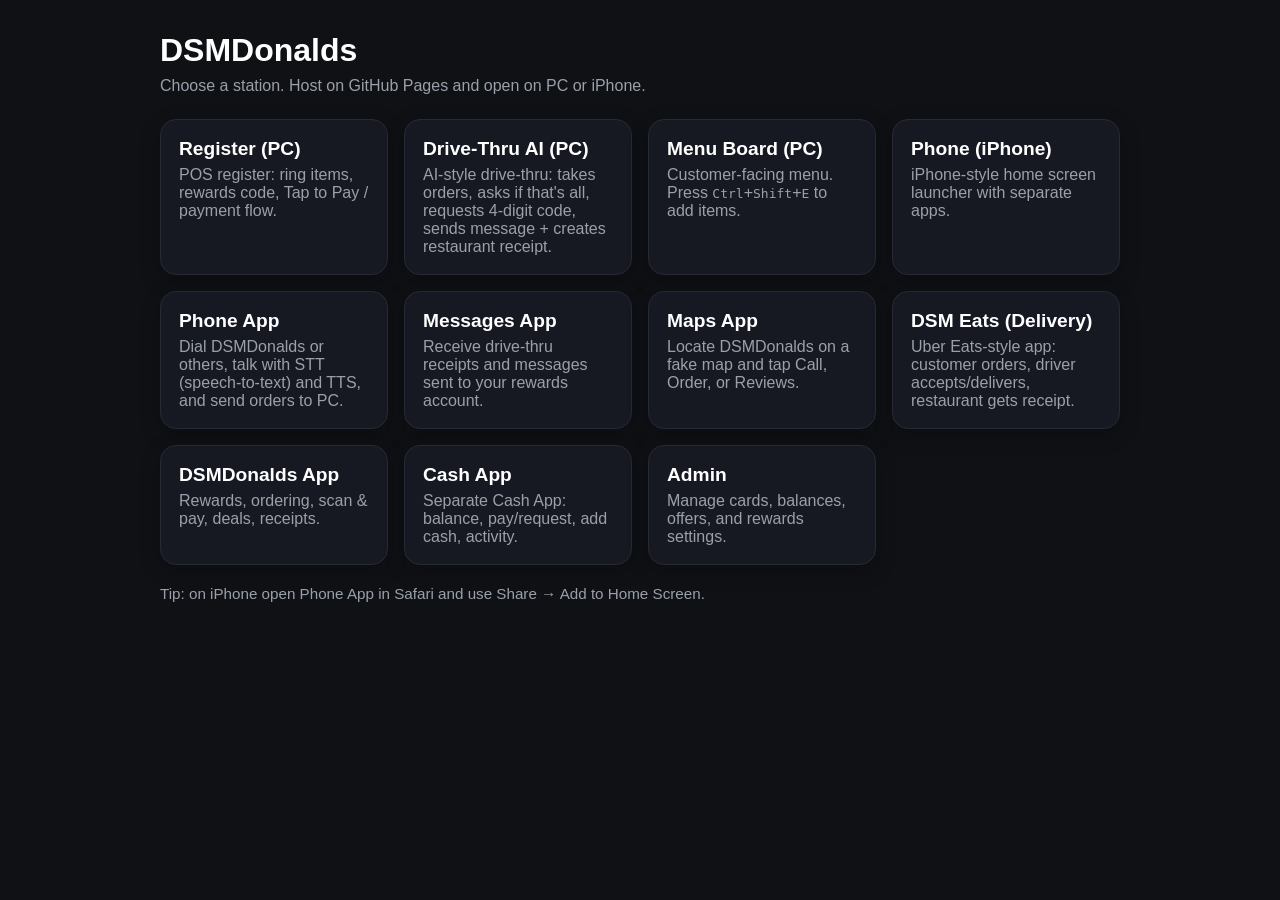
<file: index.html>
<!DOCTYPE html>
<html lang="en">
<head>
  <meta charset="UTF-8" />
  <meta name="viewport" content="width=device-width, initial-scale=1, viewport-fit=cover" />
  <meta name="apple-mobile-web-app-capable" content="yes" />
  <meta name="theme-color" content="#0f1115" />
  <link rel="manifest" href="manifest.webmanifest" />
  <link rel="apple-touch-icon" href="assets/icon.svg" />
  <title>DSMDonalds</title>
  <link rel="stylesheet" href="css/styles.css" />
</head>
<body class="home">
  <main class="launcher">
    <h1>DSMDonalds</h1>
    <p class="sub">Choose a station. Host on GitHub Pages and open on PC or iPhone.</p>
    <div class="grid">
      <a class="card" href="register.html"><h2>Register (PC)</h2><p>POS register: ring items, rewards code, Tap to Pay / payment flow.</p></a>
      <a class="card" href="drive-thru.html"><h2>Drive-Thru AI (PC)</h2><p>AI-style drive-thru: takes orders, asks if that's all, requests 4-digit code, sends message + creates restaurant receipt.</p></a>
      <a class="card" href="menu.html"><h2>Menu Board (PC)</h2><p>Customer-facing menu. Press <kbd>Ctrl</kbd>+<kbd>Shift</kbd>+<kbd>E</kbd> to add items.</p></a>
      <a class="card" href="phone.html"><h2>Phone (iPhone)</h2><p>iPhone-style home screen launcher with separate apps.</p></a>
      <a class="card" href="phone-call.html"><h2>Phone App</h2><p>Dial DSMDonalds or others, talk with STT (speech-to-text) and TTS, and send orders to PC.</p></a>
      <a class="card" href="messages.html"><h2>Messages App</h2><p>Receive drive-thru receipts and messages sent to your rewards account.</p></a>
      <a class="card" href="maps.html"><h2>Maps App</h2><p>Locate DSMDonalds on a fake map and tap Call, Order, or Reviews.</p></a>
      <a class="card" href="delivery.html"><h2>DSM Eats (Delivery)</h2><p>Uber Eats-style app: customer orders, driver accepts/delivers, restaurant gets receipt.</p></a>
      <a class="card" href="dsmdonalds.html"><h2>DSMDonalds App</h2><p>Rewards, ordering, scan & pay, deals, receipts.</p></a>
      <a class="card" href="cash.html"><h2>Cash App</h2><p>Separate Cash App: balance, pay/request, add cash, activity.</p></a>
      <a class="card" href="admin.html"><h2>Admin</h2><p>Manage cards, balances, offers, and rewards settings.</p></a>
    </div>
    <p class="hint">Tip: on iPhone open Phone App in Safari and use Share → Add to Home Screen.</p>
  </main>
  <script>if('serviceWorker' in navigator){navigator.serviceWorker.register('./sw.js').catch(()=>{});}</script>
</body>
</html>
</file>
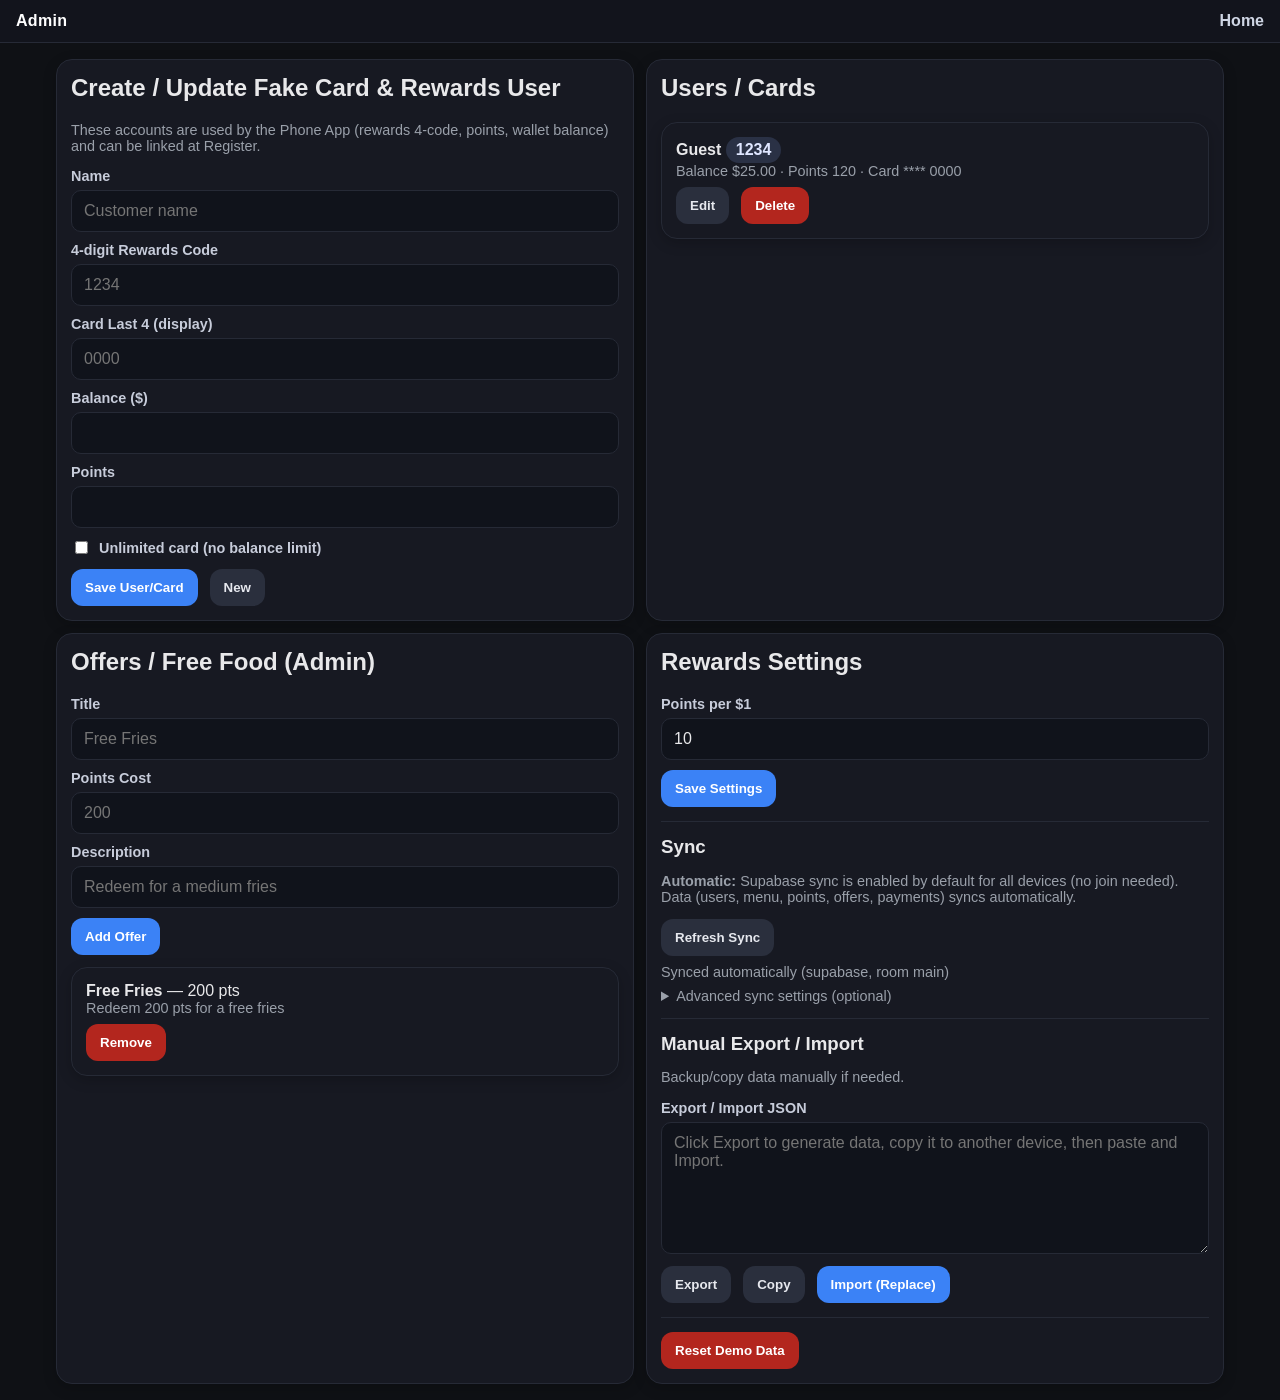
<file: admin.html>
<!DOCTYPE html>
<html lang="en">
<head>
  <meta charset="UTF-8" />
  <meta name="viewport" content="width=device-width, initial-scale=1" />
  <meta name="apple-mobile-web-app-capable" content="yes" />
  <meta name="apple-mobile-web-app-title" content="DSMDonalds" />
  <title>Admin</title>
  <link rel="stylesheet" href="css/styles.css" />
</head>
<body>
  <div class="topbar"><div class="title">Admin</div><a href="index.html">Home</a></div>
  <div class="container">
    <div class="row">
      <div class="panel">
        <h2 style="margin-top:0">Create / Update Fake Card & Rewards User</h2>
        <p class="small">These accounts are used by the Phone App (rewards 4-code, points, wallet balance) and can be linked at Register.</p>
        <input type="hidden" id="uId" />
        <label>Name</label><input id="uName" placeholder="Customer name" />
        <label>4-digit Rewards Code</label><input id="uCode" maxlength="4" placeholder="1234" />
        <label>Card Last 4 (display)</label><input id="uLast4" maxlength="4" placeholder="0000" />
        <label>Balance ($)</label><input id="uBal" type="number" step="0.01" />
        <label>Points</label><input id="uPts" type="number" step="1" />
        <label style="display:flex;align-items:center;gap:8px;margin-top:10px"><input id="uUnlimited" type="checkbox" style="width:auto" /> Unlimited card (no balance limit)</label>
        <div class="row" style="margin-top:12px"><button class="btn" id="saveUser">Save User/Card</button><button class="btn secondary" id="newUser">New</button></div>
      </div>
      <div class="panel">
        <h2 style="margin-top:0">Users / Cards</h2>
        <div id="usersList"></div>
      </div>
    </div>

    <div class="row" style="margin-top:12px">
      <div class="panel">
        <h2 style="margin-top:0">Offers / Free Food (Admin)</h2>
        <label>Title</label><input id="oTitle" placeholder="Free Fries" />
        <label>Points Cost</label><input id="oCost" type="number" step="1" placeholder="200" />
        <label>Description</label><input id="oDesc" placeholder="Redeem for a medium fries" />
        <button class="btn" style="margin-top:10px" id="addOffer">Add Offer</button>
        <div id="offersList" style="margin-top:12px"></div>
      </div>
      <div class="panel">
        <h2 style="margin-top:0">Rewards Settings</h2>
        <label>Points per $1</label><input id="ppd" type="number" step="1" />
        <button class="btn" style="margin-top:10px" id="saveRewards">Save Settings</button>
        <hr>
        <h3 style="margin:0 0 8px">Sync</h3>
        <p class="small"><b>Automatic:</b> Supabase sync is enabled by default for all devices (no join needed). Data (users, menu, points, offers, payments) syncs automatically.</p>
        <div class="row" style="margin-top:8px"><button class="btn secondary" id="pullSync">Refresh Sync</button></div>
        <div id="syncMsg" class="small" style="margin-top:8px"></div>
        <details style="margin-top:8px"><summary class="small">Advanced sync settings (optional)</summary>
          <label>Sync ID / Room</label><input id="syncId" placeholder="main" />
          <div class="row" style="margin-top:8px"><button class="btn secondary" id="joinSync">Join/Set Room</button><button class="btn secondary" id="createSync">Create Auto Sync</button></div>
          <label style="margin-top:8px">Supabase Project URL</label><input id="sbUrl" placeholder="https://xxxx.supabase.co" />
          <label>Supabase Anon Key</label><input id="sbKey" type="password" placeholder="anon public key" />
          <div class="row" style="margin-top:8px"><button class="btn" id="connectSupabase">Reconnect Supabase</button></div>
          <label style="margin-top:8px">GitHub Token (gist scope)</label><input id="ghToken" type="password" placeholder="ghp_..." />
          <div class="row" style="margin-top:8px"><button class="btn secondary" id="createGist">Create Gist Sync</button><button class="btn secondary" id="joinGist">Join Gist Sync</button></div>
        </details>
        <hr>
        <h3 style="margin:0 0 8px">Manual Export / Import</h3>
        <p class="small">Backup/copy data manually if needed.</p>
        <label>Export / Import JSON</label>
        <textarea id="syncData" rows="6" placeholder="Click Export to generate data, copy it to another device, then paste and Import."></textarea>
        <div class="row" style="margin-top:8px">
          <button class="btn secondary" id="exportData">Export</button>
          <button class="btn secondary" id="copyData">Copy</button>
          <button class="btn" id="importData">Import (Replace)</button>
        </div>
        <hr>
        <button class="btn danger" id="reset">Reset Demo Data</button>
      </div>
    </div>
  </div>

  <script src="js/app.js"></script>
  <script>
    function esc(s){return String(s||'').replace(/[&<>]/g,c=>({'&':'&amp;','<':'&lt;','>':'&gt;'}[c]))}
    function clearForm(){['uId','uName','uCode','uLast4','uBal','uPts'].forEach(id=>document.getElementById(id).value=''); document.getElementById('uUnlimited').checked=false;}
    function render(){
      const d=DT.load();
      document.getElementById('ppd').value=d.rewards.pointsPerDollar||10;
      document.getElementById('usersList').innerHTML=d.users.map(u=>`
        <div class="panel" style="margin-bottom:8px">
          <div><b>${esc(u.name)}</b> <span class="badge">${esc(u.code)}</span> ${u.unlimited?'<span class="badge" style="background:#2ecc71;color:#062012">Unlimited</span>':''}</div>
          <div class="small">Balance ${u.unlimited?'Unlimited':DT.fmt(u.balance)} · Points ${u.points||0} · Card **** ${esc(u.cardLast4||'')}</div>
          <div class="row" style="margin-top:8px"><button class="btn secondary" data-edit="${u.id}">Edit</button><button class="btn danger" data-del="${u.id}">Delete</button></div>
        </div>`).join('') || '<div class="small">No users yet.</div>';
      document.querySelectorAll('[data-edit]').forEach(b=>b.onclick=()=>{
        const u=d.users.find(x=>x.id===b.dataset.edit); if(!u) return;
        document.getElementById('uId').value=u.id; document.getElementById('uName').value=u.name||'';
        document.getElementById('uCode').value=u.code||''; document.getElementById('uLast4').value=u.cardLast4||'';
        document.getElementById('uBal').value=u.balance||0; document.getElementById('uPts').value=u.points||0;
        document.getElementById('uUnlimited').checked=!!u.unlimited;
      });
      document.querySelectorAll('[data-del]').forEach(b=>b.onclick=()=>{
        const dd=DT.load(); dd.users=dd.users.filter(x=>x.id!==b.dataset.del); DT.save(dd); render();
      });
      document.getElementById('offersList').innerHTML=d.offers.map(o=>`
        <div class="panel" style="margin-bottom:8px"><div><b>${esc(o.title)}</b> — ${o.cost} pts</div><div class="small">${esc(o.desc||'')}</div><button class="btn danger" style="margin-top:8px" data-delo="${o.id}">Remove</button></div>
      `).join('') || '<div class="small">No offers yet.</div>';
      document.querySelectorAll('[data-delo]').forEach(b=>b.onclick=()=>{const dd=DT.load(); dd.offers=dd.offers.filter(x=>x.id!==b.dataset.delo); DT.save(dd); render();});
    }
    document.getElementById('saveUser').onclick=()=>{
      const d=DT.load(); const id=document.getElementById('uId').value || DT.uid();
      const name=document.getElementById('uName').value.trim()||'Guest';
      let code=document.getElementById('uCode').value.trim(); if(!/^\d{4}$/.test(code)) code=DT.genCode();
      const u={id,name,code,cardLast4:document.getElementById('uLast4').value.trim()||code,balance:parseFloat(document.getElementById('uBal').value||'0')||0,points:parseInt(document.getElementById('uPts').value||'0',10)||0,unlimited:document.getElementById('uUnlimited').checked,offers:(d.users.find(x=>x.id===id)||{}).offers||[]};
      const i=d.users.findIndex(x=>x.id===id); if(i>=0) d.users[i]=u; else d.users.push(u); DT.save(d); clearForm(); render();
    };
    document.getElementById('newUser').onclick=clearForm;
    document.getElementById('addOffer').onclick=()=>{
      const title=document.getElementById('oTitle').value.trim(); const cost=parseInt(document.getElementById('oCost').value||'0',10)||0; const desc=document.getElementById('oDesc').value.trim();
      if(!title){alert('Enter offer title'); return;} const d=DT.load(); d.offers.push({id:DT.uid(),title,cost,desc}); DT.save(d);
      document.getElementById('oTitle').value=''; document.getElementById('oCost').value=''; document.getElementById('oDesc').value=''; render();
    };
    document.getElementById('saveRewards').onclick=()=>{const d=DT.load(); d.rewards.pointsPerDollar=parseInt(document.getElementById('ppd').value||'10',10)||10; DT.save(d); alert('Saved');};
    document.getElementById('exportData').onclick=()=>{const data=localStorage.getItem(DT.KEY)||JSON.stringify(DT.load()); document.getElementById('syncData').value=data;};
    document.getElementById('copyData').onclick=async()=>{const t=document.getElementById('syncData'); if(!t.value) document.getElementById('exportData').click(); t.select(); try{await navigator.clipboard.writeText(t.value); alert('Copied');}catch(e){document.execCommand('copy'); alert('Copied (fallback)');}};
    document.getElementById('importData').onclick=()=>{
      const raw=document.getElementById('syncData').value.trim(); if(!raw){alert('Paste exported JSON first'); return;}
      try{const d=JSON.parse(raw); if(!d || typeof d!=='object' || !Array.isArray(d.menu) || !Array.isArray(d.users)) throw new Error('Invalid data');
        if(!confirm('Replace all data on this device with imported data?')) return;
        localStorage.setItem(DT.KEY, JSON.stringify(d)); alert('Imported. Reloading...'); location.reload();
      }catch(e){alert('Import failed: '+e.message);}
    };
    function refreshSync(){const c=DT.getSync(); if(document.getElementById('syncId')) document.getElementById('syncId').value=c?c.id:'main'; if(c&&c.token&&document.getElementById('ghToken')) document.getElementById('ghToken').value=c.token; if(c&&c.provider==='supabase'){if(document.getElementById('sbUrl')) document.getElementById('sbUrl').value=c.url||''; if(document.getElementById('sbKey')) document.getElementById('sbKey').value=c.key||'';} document.getElementById('syncMsg').textContent=c?('Synced automatically ('+c.provider+', room '+c.id+')'):'Syncing...';}
    document.getElementById('connectSupabase').onclick=async()=>{const m=document.getElementById('syncMsg'); try{m.textContent='Connecting Supabase...'; const c=await DT.connectSupabase({url:document.getElementById('sbUrl').value,key:document.getElementById('sbKey').value,id:document.getElementById('syncId').value||'main'}); refreshSync(); m.textContent='Supabase sync connected (room: '+c.id+'). Use same URL/key/room on all devices.';}catch(e){m.textContent='Error: '+e.message;}};
    document.getElementById('createSync').onclick=async()=>{const m=document.getElementById('syncMsg'); try{m.textContent='Creating...'; const c=await DT.createSyncRoom(); refreshSync(); m.textContent='Created. Use this ID on all devices: '+c.id;}catch(e){m.textContent='Error: '+e.message;}};
    document.getElementById('joinSync').onclick=async()=>{const m=document.getElementById('syncMsg'); try{m.textContent='Joining...'; const token=document.getElementById('ghToken').value.trim(); await DT.joinSyncRoom(document.getElementById('syncId').value.trim(), token?'gist':null, {token, forceGist:!!token}); refreshSync(); m.textContent='Joined sync.';}catch(e){m.textContent='Error: '+e.message;}};
    const cg=document.getElementById('createGist'); if(cg) cg.onclick=async()=>{const m=document.getElementById('syncMsg'); try{const token=document.getElementById('ghToken').value.trim(); if(!token){m.textContent='Enter a GitHub token with gist scope.';return;} m.textContent='Creating Gist sync...'; const c=await DT.createSyncRoom({provider:'gist',token}); refreshSync(); m.textContent='Gist sync created. Use this Gist ID and token on all devices: '+c.id;}catch(e){m.textContent='Error: '+e.message;}};
    const jg=document.getElementById('joinGist'); if(jg) jg.onclick=async()=>{const m=document.getElementById('syncMsg'); try{const token=document.getElementById('ghToken').value.trim(); const id=document.getElementById('syncId').value.trim(); if(!id){m.textContent='Enter Gist ID.';return;} m.textContent='Joining Gist sync...'; await DT.joinSyncRoom(id,'gist',{token}); refreshSync(); m.textContent='Joined Gist sync.';}catch(e){m.textContent='Error: '+e.message;}};
    document.getElementById('pullSync').onclick=async()=>{if(!DT.getSync()){document.getElementById('syncMsg').textContent='No sync room.';return;} await DT.pullSync(true); refreshSync(); document.getElementById('syncMsg').textContent='Refreshed.'; render();};
    document.getElementById('reset').onclick=()=>{if(confirm('Reset all demo data?')){localStorage.removeItem(DT.KEY); DT.seed(); render(); refreshSync();}};
    window.addEventListener('storage',render); window.addEventListener('dt-update',render);
    refreshSync(); render();
  </script>
  <script>if('serviceWorker' in navigator){navigator.serviceWorker.register('./sw.js').catch(()=>{});}</script>
</body>
</html>
</file>
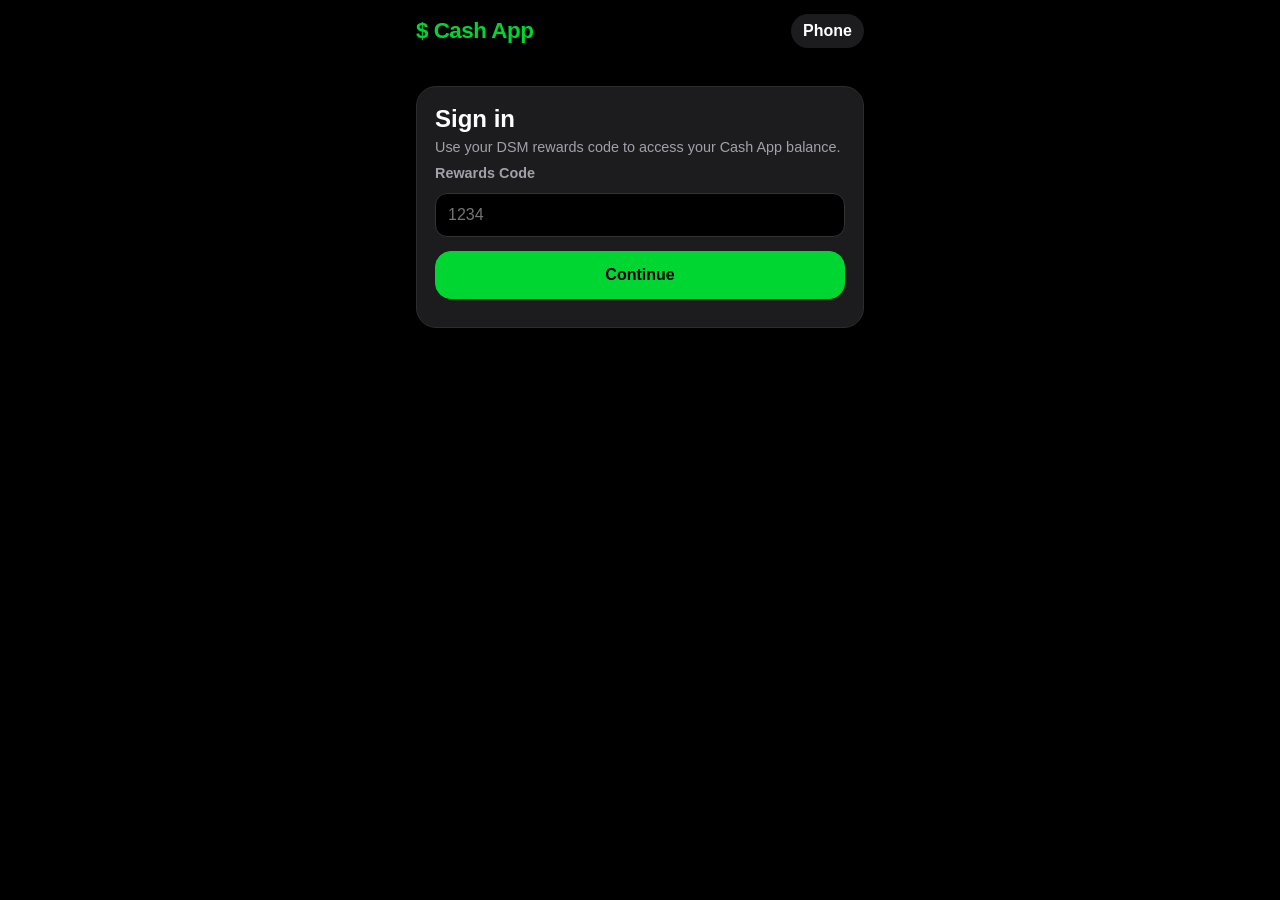
<file: cash.html>
<!DOCTYPE html>
<html lang="en">
<head>
  <meta charset="UTF-8" />
  <meta name="viewport" content="width=device-width, initial-scale=1, viewport-fit=cover" />
  <meta name="apple-mobile-web-app-capable" content="yes" />
  <meta name="apple-mobile-web-app-status-bar-style" content="black-translucent" />
  <meta name="apple-mobile-web-app-title" content="Cash App" />
  <meta name="theme-color" content="#00D632" />
  <title>Cash App</title>
  <link rel="manifest" href="manifest.webmanifest" />
  <link rel="apple-touch-icon" href="assets/icon.svg" />
  <link rel="stylesheet" href="css/styles.css" />
  <style>
    body.cash-body{background:#000;color:#fff;margin:0;font-family:-apple-system,BlinkMacSystemFont,"Segoe UI",Roboto,Helvetica,Arial,sans-serif}
    .cash-wrap{max-width:480px;margin:0 auto;min-height:100vh;background:#000;padding-bottom:24px}
    .cash-header{display:flex;justify-content:space-between;align-items:center;padding:14px 16px}
    .cash-logo{font-weight:900;font-size:1.4rem;color:#00D632;letter-spacing:-.5px}
    .cash-back{color:#fff;text-decoration:none;font-weight:700;background:#1c1c1e;padding:8px 12px;border-radius:999px}
    .cash-main{padding:10px 16px 24px}
    .cash-balance-big{font-size:3rem;font-weight:900;text-align:center;margin:18px 0 4px}
    .cash-sub{text-align:center;color:#a1a1aa;font-weight:700;margin-bottom:18px}
    .cash-row{display:flex;gap:12px;margin:18px 0}
    .cash-action{flex:1;background:#1c1c1e;border:1px solid #2c2c2e;color:#fff;border-radius:16px;padding:14px 10px;font-weight:800;cursor:pointer;font-size:1rem}
    .cash-action.primary{background:#00D632;color:#000;border-color:#00D632}
    .cash-section{margin-top:18px}
    .cash-section h3{margin:0 0 10px;font-size:1rem;color:#fff}
    .cash-card-ui{background:linear-gradient(135deg,#111,#2f2f2f);border-radius:20px;padding:18px;min-height:170px;display:flex;flex-direction:column;justify-content:space-between;border:1px solid #333}
    .cash-card-ui .brand{color:#00D632;font-weight:900;font-size:1.1rem}
    .cash-card-ui .num{font-size:1.2rem;letter-spacing:2px;margin:20px 0}
    .cash-card-ui .name{font-weight:700;color:#ddd}
    .cash-list{background:#1c1c1e;border-radius:16px;overflow:hidden;border:1px solid #2c2c2e}
    .cash-item{display:flex;justify-content:space-between;align-items:center;padding:14px 14px;border-bottom:1px solid #2c2c2e}
    .cash-item:last-child{border-bottom:0}
    .cash-item .t{font-weight:700}.cash-item .s{color:#a1a1aa;font-size:.85rem;margin-top:2px}
    .cash-amt.pos{color:#00D632;font-weight:800}.cash-amt.neg{color:#fff;font-weight:800}
    .cash-login{padding:24px 16px}
    .cash-box{background:#1c1c1e;border:1px solid #2c2c2e;border-radius:20px;padding:18px}
    .cash-input{width:100%;background:#000;border:1px solid #333;color:#fff;border-radius:12px;padding:12px;font:inherit;margin-top:6px}
    .cash-label{color:#a1a1aa;font-size:.9rem;font-weight:700;display:block;margin-top:10px}
    .cash-modal{position:fixed;inset:0;background:rgba(0,0,0,.7);display:none;align-items:flex-end;justify-content:center;z-index:50}
    .cash-modal.open{display:flex}
    .cash-sheet{width:100%;max-width:480px;background:#1c1c1e;border-radius:22px 22px 0 0;padding:18px;border:1px solid #2c2c2e;border-bottom:0}
    .cash-sheet h3{margin:0 0 8px}
    .cash-small{color:#a1a1aa;font-size:.9rem}
  </style>
</head>
<body class="cash-body">
  <div class="cash-wrap">
    <div class="cash-header">
      <div class="cash-logo">$ Cash App</div>
      <a class="cash-back" href="phone.html">Phone</a>
    </div>

    <div id="cashAuth" class="cash-login">
      <div class="cash-box">
        <h2 style="margin:0 0 6px">Sign in</h2>
        <div class="cash-small">Use your DSM rewards code to access your Cash App balance.</div>
        <label class="cash-label">Rewards Code</label>
        <input class="cash-input" id="loginCode" maxlength="4" inputmode="numeric" placeholder="1234" />
        <button class="cash-action primary" id="loginBtn" style="width:100%;margin-top:14px">Continue</button>
        <div id="authMsg" class="cash-small" style="margin-top:10px"></div>
      </div>
    </div>

    <div id="cashApp" class="cash-main" style="display:none">
      <div class="cash-balance-big" id="balance">$0.00</div>
      <div class="cash-sub" id="cashtag">$guest</div>
      <div class="cash-row">
        <button class="cash-action" id="addBtn">Add Cash</button>
        <button class="cash-action primary" id="payBtn">Pay</button>
        <button class="cash-action" id="reqBtn">Request</button>
      </div>

      <div class="cash-section">
        <h3>Cash Card</h3>
        <div class="cash-card-ui">
          <div class="brand">Cash Card</div>
          <div class="num" id="cardNum">•••• •••• •••• 0000</div>
          <div class="name" id="cardName">Guest</div>
        </div>
      </div>

      <div class="cash-section">
        <h3>Activity</h3>
        <div class="cash-list" id="activity"></div>
      </div>
      <div class="cash-small" style="margin-top:14px">Signed in as <span id="who"></span> · <a href="phone.html" style="color:#00D632">Back to Phone</a></div>
    </div>
  </div>

  <div class="cash-modal" id="modal"><div class="cash-sheet">
    <h3 id="mTitle">Pay</h3>
    <div class="cash-small" id="mHelp"></div>
    <label class="cash-label" id="mToLabel">To (code or name)</label>
    <input class="cash-input" id="mTo" placeholder="2598 or Dylan" />
    <label class="cash-label">Amount ($)</label>
    <input class="cash-input" id="mAmt" type="number" step="0.01" placeholder="10.00" />
    <label class="cash-label">For</label>
    <input class="cash-input" id="mNote" placeholder="Note" />
    <div class="cash-row" style="margin-top:14px"><button class="cash-action" id="mCancel">Cancel</button><button class="cash-action primary" id="mOk">Continue</button></div>
    <div id="mMsg" class="cash-small" style="margin-top:8px"></div>
  </div></div>

  <script src="js/app.js"></script>
  <script>
    const $=id=>document.getElementById(id);
    let mode='pay';
    function tag(u){return '$'+(u&&u.code?u.code:(u&&u.name?u.name.replace(/[^a-z0-9]/ig,'').toLowerCase():'user'))}
    function showAuth(show){$('cashAuth').style.display=show?'block':'none'; $('cashApp').style.display=show?'none':'block';}
    async function refreshIf(){ if(DT.getSync()) await DT.pullSync(true); }
    function render(){
      const u=DT.currentUser();
      if(!u){showAuth(true); return;} showAuth(false);
      $('balance').textContent = u.unlimited?'Unlimited':DT.fmt(u.balance||0);
      $('cashtag').textContent = tag(u);
      $('cardNum').textContent = '•••• •••• •••• '+(u.cardLast4||String(u.code||'0000').padStart(4,'0'));
      $('cardName').textContent = u.name||'Guest';
      $('who').textContent = u.name+' ('+u.code+')';
      const d=DT.load(); const acts=(d.transactions||[]).filter(t=>t.from===u.id||t.to===u.id).slice(0,30);
      $('activity').innerHTML = acts.length ? acts.map(t=>{
        const incoming=t.to===u.id; const otherId=incoming?t.from:t.to; const other=d.users.find(x=>x.id===otherId);
        const label=t.type==='add'?'Added cash':(incoming?('From '+(other?other.name:'Someone')):('To '+(other?other.name:'Someone')));
        const sign=incoming?'+':'-';
        return `<div class="cash-item"><div><div class="t">${label}</div><div class="s">${new Date(t.at).toLocaleString()}${t.note?' · '+t.note:''}</div></div><div class="cash-amt ${incoming?'pos':'neg'}">${sign}${DT.fmt(t.amount||0)}</div></div>`;
      }).join('') : '<div class="cash-item"><div class="s">No activity yet</div></div>';
    }
    $('loginBtn').onclick=async()=>{ await refreshIf(); const u=DT.getUserByCode($('loginCode').value.trim()); if(!u){$('authMsg').textContent='Account not found.'; return;} DT.setSession({userId:u.id}); $('authMsg').textContent=''; render(); };
    function openModal(m){ mode=m; $('modal').classList.add('open'); $('mMsg').textContent=''; $('mTo').value=''; $('mAmt').value=''; $('mNote').value='';
      if(m==='add'){ $('mTitle').textContent='Add Cash'; $('mHelp').textContent='Add money to your balance.'; $('mToLabel').style.display='none'; $('mTo').style.display='none'; }
      else if(m==='pay'){ $('mTitle').textContent='Pay'; $('mHelp').textContent='Send money to another user by rewards code or name.'; $('mToLabel').style.display='block'; $('mTo').style.display='block'; $('mToLabel').textContent='To (code or name)'; }
      else { $('mTitle').textContent='Request'; $('mHelp').textContent='Request money from another user by rewards code or name.'; $('mToLabel').style.display='block'; $('mTo').style.display='block'; $('mToLabel').textContent='From (code or name)'; }
    }
    function closeModal(){ $('modal').classList.remove('open'); }
    $('addBtn').onclick=()=>openModal('add'); $('payBtn').onclick=()=>openModal('pay'); $('reqBtn').onclick=()=>openModal('request');
    $('mCancel').onclick=closeModal; $('modal').onclick=e=>{if(e.target===$('modal')) closeModal();};
    $('mOk').onclick=async()=>{
      const u=DT.currentUser(); if(!u) return; const amt=parseFloat($('mAmt').value||'0'); const note=$('mNote').value.trim(); if(!(amt>0)){$('mMsg').textContent='Enter a valid amount.'; return;}
      await refreshIf(); const d=DT.load(); const me=d.users.find(x=>x.id===u.id); if(!me) return;
      if(mode==='add'){
        if(!me.unlimited) me.balance=Number(me.balance||0)+amt;
        d.transactions=d.transactions||[]; d.transactions.unshift({id:DT.uid(),type:'add',to:me.id,from:null,amount:amt,at:Date.now(),note:note||'Added cash'});
        DT.save(d); closeModal(); render(); return;
      }
      const target=$('mTo').value.trim(); const other=d.users.find(x=>String(x.code)===target || x.name.toLowerCase()===target.toLowerCase());
      if(!other){$('mMsg').textContent='User not found.'; return;} if(other.id===me.id){$('mMsg').textContent='Choose someone else.'; return;}
      if(mode==='pay'){
        if(!me.unlimited && Number(me.balance||0)<amt){$('mMsg').textContent='Insufficient balance.'; return;}
        if(!me.unlimited) me.balance-=amt; if(!other.unlimited) other.balance=Number(other.balance||0)+amt;
        d.transactions=d.transactions||[]; d.transactions.unshift({id:DT.uid(),type:'send',from:me.id,to:other.id,amount:amt,at:Date.now(),note});
      } else {
        if(!other.unlimited && Number(other.balance||0)<amt){$('mMsg').textContent='They have insufficient balance.'; return;}
        if(!other.unlimited) other.balance-=amt; if(!me.unlimited) me.balance=Number(me.balance||0)+amt;
        d.transactions=d.transactions||[]; d.transactions.unshift({id:DT.uid(),type:'request',from:other.id,to:me.id,amount:amt,at:Date.now(),note});
      }
      DT.save(d); closeModal(); render();
    };
    window.addEventListener('dt-update',render); window.addEventListener('storage',render); window.addEventListener('dt-session',render);
    render();
    if('serviceWorker' in navigator){navigator.serviceWorker.register('./sw.js').catch(()=>{});}
  </script>
</body>
</html>
</file>
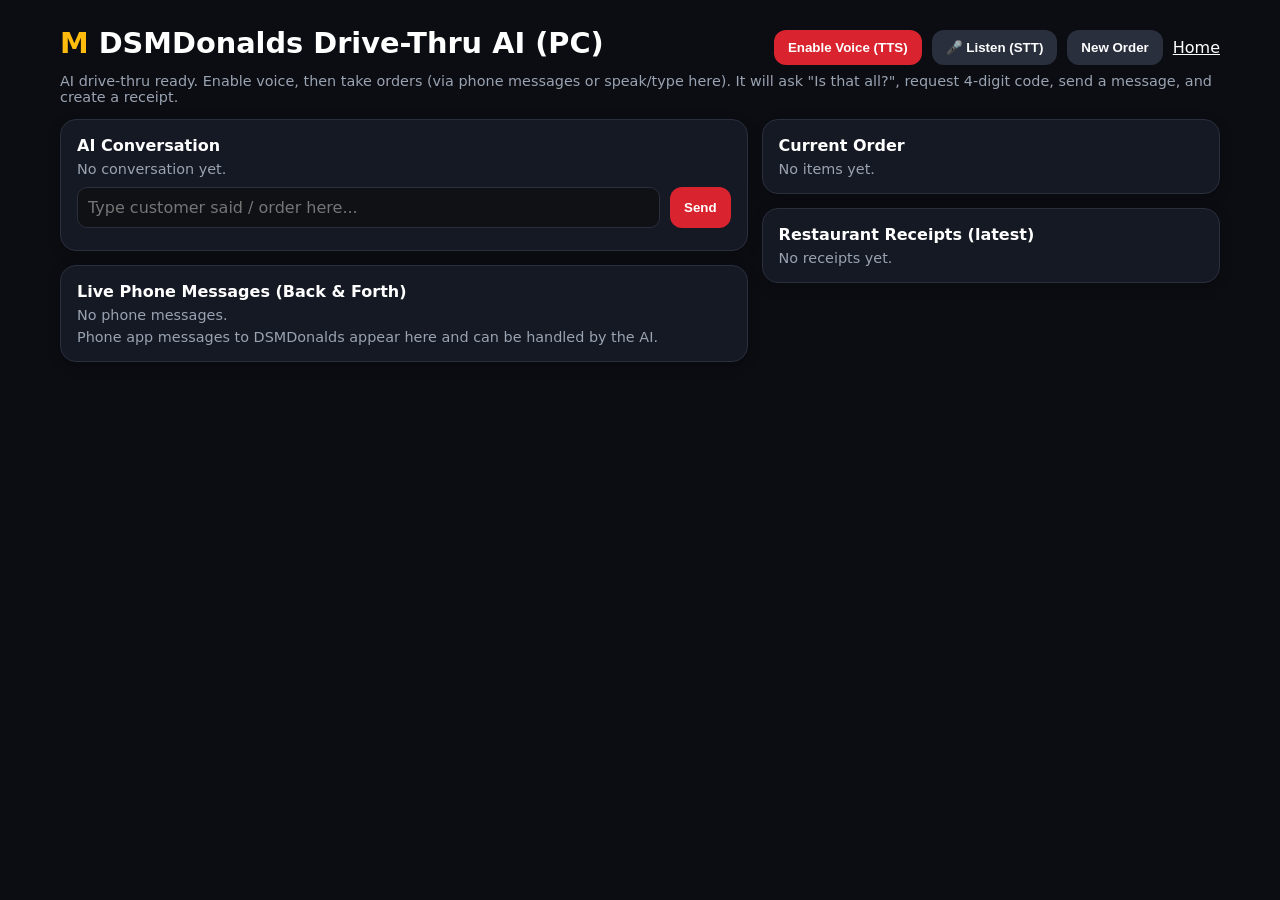
<file: drive-thru.html>
<!DOCTYPE html>
<html lang="en">
<head>
  <meta charset="UTF-8" />
  <meta name="viewport" content="width=device-width, initial-scale=1" />
  <meta name="theme-color" content="#0f1115" />
  <title>DSMDonalds Drive-Thru (PC)</title>
  <link rel="manifest" href="manifest.webmanifest" />
  <link rel="stylesheet" href="css/styles.css" />
  <style>
    body{background:#0b0d12;color:#fff;font-family:system-ui,Segoe UI,Arial;margin:0}
    .wrap{max-width:1200px;margin:0 auto;padding:20px}
    .head{display:flex;justify-content:space-between;align-items:center;gap:12px;flex-wrap:wrap}
    .title{font-size:1.8rem;font-weight:900}.title span{color:#ffbc0d}
    .panel{background:#151923;border:1px solid #2a2f3d;border-radius:16px;padding:16px;margin-top:14px}
    .meta{color:#9aa3b2;font-size:.9rem}
    .controls{display:flex;gap:10px;flex-wrap:wrap;margin-top:10px}
    button{background:#d9232e;color:#fff;border:0;border-radius:12px;padding:10px 14px;font-weight:800;cursor:pointer}
    button.secondary{background:#2a2f3d} button.green{background:#1f8f4e}
    input{background:#0f1115;color:#fff;border:1px solid #2a2f3d;border-radius:10px;padding:10px}
    .chat{max-height:280px;overflow:auto;display:grid;gap:8px}
    .bubble{padding:10px 12px;border-radius:12px;border:1px solid #2a2f3d}
    .ai{background:#1f2b22}.cust{background:#1a2233}
    .grid2{display:grid;grid-template-columns:1.2fr .8fr;gap:14px} @media(max-width:900px){.grid2{grid-template-columns:1fr}}
  </style>
</head>
<body>
  <div class="wrap">
    <div class="head">
      <div class="title"><span>M</span> DSMDonalds Drive-Thru AI (PC)</div>
      <div class="controls">
        <button id="enableTts">Enable Voice (TTS)</button>
        <button class="secondary" id="listenBtn">🎤 Listen (STT)</button>
        <button class="secondary" id="newOrder">New Order</button>
        <a href="index.html" style="color:#fff;align-self:center">Home</a>
      </div>
    </div>
    <div id="status" class="meta" style="margin-top:8px">AI drive-thru ready. Enable voice, then take orders (via phone messages or speak/type here). It will ask "Is that all?", request 4-digit code, send a message, and create a receipt.</div>

    <div class="grid2">
      <div>
        <div class="panel">
          <div style="font-weight:800;margin-bottom:6px">AI Conversation</div>
          <div id="aiChat" class="chat"></div>
          <div class="controls">
            <input id="aiInput" placeholder="Type customer said / order here..." style="flex:1;min-width:220px" />
            <button id="aiSend">Send</button>
          </div>
          <div id="sttStatus" class="meta" style="margin-top:6px"></div>
        </div>
        <div class="panel">
          <div style="font-weight:800;margin-bottom:6px">Live Phone Messages (Back & Forth)</div>
          <div id="phoneLog" class="chat"></div>
          <div class="meta" style="margin-top:6px">Phone app messages to DSMDonalds appear here and can be handled by the AI.</div>
        </div>
      </div>
      <div>
        <div class="panel">
          <div style="font-weight:800;margin-bottom:6px">Current Order</div>
          <div id="orderView" class="meta">No items yet.</div>
        </div>
        <div class="panel">
          <div style="font-weight:800;margin-bottom:6px">Restaurant Receipts (latest)</div>
          <div id="receiptsView" class="meta"></div>
        </div>
      </div>
    </div>
  </div>

  <script src="js/app.js"></script>
  <script>
    const $=id=>document.getElementById(id);
    let ttsEnabled=false, recognition=null, listening=false;
    let convo=[], processedChat=new Set(), orderItems=[], stage='greet', pendingUser=null, seenChatCount=-1; // greet,taking,confirm,code,done
    function initProcessed(){ const d=DT.load(); processedChat=new Set((d.driveThruChat||[]).filter(m=>m.from==='phone').map(m=>m.id)); seenChatCount=(d.driveThruChat||[]).length; }
    function ensureGreeted(){ if(stage==='greet' && convo.length===0){ resetOrder(true); } }
    function speak(text){ if(!text) return; pushConvo('ai',text); if(ttsEnabled && 'speechSynthesis' in window){ window.speechSynthesis.cancel(); const u=new SpeechSynthesisUtterance(text); u.rate=1; window.speechSynthesis.speak(u);} }
    function pushConvo(who,text){ convo.push({who,text,at:Date.now()}); if(convo.length>80) convo=convo.slice(-80); renderConvo(); }
    function renderConvo(){ $('aiChat').innerHTML=convo.map(m=>`<div class="bubble ${m.who==='ai'?'ai':'cust'}"><div class="meta">${m.who==='ai'?'Drive-Thru AI':'Customer'} · ${new Date(m.at).toLocaleTimeString()}</div><div>${String(m.text).replace(/</g,'&lt;')}</div></div>`).join('')||'<div class="meta">No conversation yet.</div>'; $('aiChat').scrollTop=$('aiChat').scrollHeight; }
    function renderOrder(){ if(!orderItems.length){$('orderView').innerHTML='<div class="meta">No items yet.</div>'; return;} const total=orderItems.reduce((s,i)=>s+Number(i.price||0),0); $('orderView').innerHTML=orderItems.map(i=>`<div style="display:flex;justify-content:space-between"><span>${i.name}</span><span>${DT.fmt(i.price)}</span></div>`).join('')+`<hr style="border:0;border-top:1px solid #2a2f3d;margin:8px 0"><div style="display:flex;justify-content:space-between"><b>Total</b><b>${DT.fmt(total)}</b></div><div class="meta" style="margin-top:6px">Stage: ${stage}</div>`; }
    function renderReceipts(){ const d=DT.load(); const rec=(d.receipts||[]).slice(0,6); $('receiptsView').innerHTML=rec.map(r=>`<div style="padding:10px;border:1px solid #2a2f3d;border-radius:12px;margin-top:8px;background:#101420"><div style="display:flex;justify-content:space-between"><b>${r.type==='drive-thru'?'Drive-Thru':'Receipt'} ${r.id||''}</b><span class="meta">${new Date(r.at).toLocaleString()}</span></div><div class="meta">${(r.items||[]).map(i=>i.name).join(', ')}</div><div style="font-weight:700;margin-top:4px">Total ${DT.fmt(r.total)} ${r.code?('· Code '+r.code):''}</div></div>`).join('')||'<div class="meta">No receipts yet.</div>'; }
    function renderPhone(){ const d=DT.load(); const chat=(d.driveThruChat||[]).slice().sort((a,b)=>a.at-b.at); $('phoneLog').innerHTML=chat.map(m=>`<div class="bubble ${m.from==='pc'?'ai':'cust'}"><div class="meta">${m.from==='pc'?'PC/AI':'Phone'} · ${new Date(m.at).toLocaleTimeString()}</div><div>${String(m.text||'').replace(/</g,'&lt;')}</div></div>`).join('')||'<div class="meta">No phone messages.</div>'; $('phoneLog').scrollTop=$('phoneLog').scrollHeight; }
    function replyToPhone(text){ const d=DT.load(); d.driveThruChat=d.driveThruChat||[]; d.driveThruChat.push({id:DT.uid(),at:Date.now(),from:'pc',text}); if(d.driveThruChat.length>120) d.driveThruChat=d.driveThruChat.slice(-120); DT.save(d); }
    function findMenuMatches(text){
      const d=DT.load(); const t=String(text||'').toLowerCase(); const found=[];
      const qty=(t.match(/\b(\d+|one|two|three|four|five)\b/)||[])[1];
      const nMap={one:1,two:2,three:3,four:4,five:5}; let n=qty?(nMap[qty]||parseInt(qty,10)||1):1; if(!isFinite(n)||n<1) n=1; if(n>10) n=10;
      d.menu.forEach(m=>{ const name=m.name.toLowerCase(); const key=name.split(' ')[0]; if(t.includes(name) || t.includes(key) || (key.length>3 && t.includes(key))){ for(let i=0;i<n;i++) found.push({id:m.id,name:m.name,price:Number(m.price)}); } });
      // fallback keywords
      if(!found.length){ if(t.includes('burger')){const m=d.menu.find(x=>/burger/i.test(x.name)); if(m) for(let i=0;i<n;i++) found.push({id:m.id,name:m.name,price:Number(m.price)});} if(t.includes('fries')){const m=d.menu.find(x=>/fries/i.test(x.name)); if(m) for(let i=0;i<n;i++) found.push({id:m.id,name:m.name,price:Number(m.price)});} if(t.includes('nugget')){const m=d.menu.find(x=>/nugget/i.test(x.name)); if(m) for(let i=0;i<n;i++) found.push({id:m.id,name:m.name,price:Number(m.price)});} if(t.includes('cola')||t.includes('coke')||t.includes('drink')||t.includes('soda')){const m=d.menu.find(x=>/cola|drink|soda/i.test(x.name)); if(m) for(let i=0;i<n;i++) found.push({id:m.id,name:m.name,price:Number(m.price)});} if(t.includes('shake')){const m=d.menu.find(x=>/shake/i.test(x.name)); if(m) for(let i=0;i<n;i++) found.push({id:m.id,name:m.name,price:Number(m.price)});} }
      return found;
    }
    function aiSay(text){ speak(text); replyToPhone(text); }
    function resetOrder(greet){ orderItems=[]; stage='taking'; pendingUser=null; if(greet) aiSay('Welcome to DSMDonalds drive-thru. What can I get for you today?'); renderOrder(); }
    async function finalizeWithCode(code){
      const d=DT.load(); let u=d.users.find(x=>String(x.code)===String(code));
      const total=orderItems.reduce((s,i)=>s+Number(i.price||0),0);
      const ptsEarned=Math.floor(total*(d.rewards.pointsPerDollar||10));
      if(u){ u.points=(u.points||0)+ptsEarned; }
      const receipt={id:'DT'+DT.uid(),type:'drive-thru',at:Date.now(),items:orderItems.map(i=>({name:i.name,price:i.price})),total,code:String(code),userId:u?u.id:null,customerName:u?u.name:'Guest',status:'completed'};
      d.receipts=d.receipts||[]; d.receipts.unshift(receipt);
      d.orders=d.orders||[]; d.orders.unshift({id:'O'+DT.uid(),userId:u?u.id:null,items:receipt.items,total,at:receipt.at,status:'confirmed',receiptId:receipt.id,source:'drive-thru-ai'});
      d.messages=d.messages||[];
      const msgText = `DSMDonalds Drive-Thru Receipt\nOrder ${receipt.id}\nItems: ${receipt.items.map(i=>i.name).join(', ')}\nTotal: ${DT.fmt(total)}\n${u?('Points earned: '+ptsEarned):''}\nThank you!`;
      d.messages.unshift({id:'M'+DT.uid(),toUserId:u?u.id:null,toCode:String(code),from:'DSMDonalds Drive-Thru',text:msgText,at:Date.now(),read:false,receiptId:receipt.id});
      d.driveThruCalls=d.driveThruCalls||[]; d.driveThruCalls.unshift({id:DT.uid(),at:Date.now(),userId:u?u.id:null,userName:u?u.name:'Drive-Thru Guest',code:String(code),message:receipt.items.map(i=>i.name).join(', '),orderText:receipt.items.map(i=>i.name).join(', '),total,status:'completed',source:'drive-thru-ai'});
      DT.save(d);
      stage='done'; renderOrder(); renderReceipts();
      aiSay(`Thanks${u?', '+u.name:''}! Your total is ${DT.fmt(total)}. I sent your receipt to your messages app. Please pull forward.`);
      setTimeout(()=>{ stage='greet'; }, 1500);
    }
    function handleCustomer(textRaw){
      const text=String(textRaw||'').trim(); if(!text) return;
      pushConvo('cust', text);
      const t=text.toLowerCase();
      if(stage==='done'){ orderItems=[]; stage='taking'; pendingUser=null; }
      if(stage==='greet'){ stage='taking'; }
      if(stage==='taking'){
        if(orderItems.length && /\b(yes|yeah|yep|yup|that'?s all|that is all|thats all|nothing else|nope|no thanks|no,? that'?s all|i'm done|im done|done|all)\b/.test(t) && !/\b(burger|fries|nugget|cola|drink|soda|shake|want|add|get|one|two|three|1|2|3)\b/.test(t)){
          stage='code'; aiSay('Great. What is your 4 digit rewards number?'); renderOrder(); return;
        }
        const matches=findMenuMatches(t);
        if(matches.length){ orderItems.push(...matches); renderOrder(); const names=matches.map(m=>m.name).join(', '); aiSay(`Added ${names}. Is that all?`); return; }
        if(orderItems.length && /\b(no)\b/.test(t)){
          stage='code'; aiSay('Okay. What is your 4 digit rewards number?'); renderOrder(); return;
        }
        if(!orderItems.length){
          aiSay('What would you like to order? You can say for example: "one Big Burger and fries".');
        } else {
          aiSay('Anything else? If that\'s all, say "that\'s all".');
        }
        return;
      }
      if(stage==='code'){
        const m=t.match(/\b(\d{4})\b/);
        if(m){ finalizeWithCode(m[1]); return; }
        if(/\b(skip|none|guest|no)\b/.test(t)){ finalizeWithCode('0000'); return; }
        aiSay('Please tell me your 4 digit rewards number so I can send your receipt to your Messages app. (Or say "skip".)');
        return;
      }
    }

    function processPhoneMessages(){
      const d=DT.load(); const chat=(d.driveThruChat||[]).slice().sort((a,b)=>a.at-b.at);
      if(chat.length===0 && (seenChatCount>0 || convo.length>0)){
        convo=[]; orderItems=[]; stage='greet'; pendingUser=null; processedChat=new Set(); renderConvo(); renderOrder();
      }
      if(chat.length>0 && stage==='greet' && convo.length===0){ resetOrder(true); }
      seenChatCount=chat.length;
      chat.forEach(m=>{ if(m.from==='phone' && !processedChat.has(m.id)){ processedChat.add(m.id); handleCustomer(m.text); } });
    }
    function setupStt(){
      const SR=window.SpeechRecognition||window.webkitSpeechRecognition; if(!SR){ $('sttStatus').textContent='STT not supported in this browser.'; $('listenBtn').disabled=true; return; }
      recognition=new SR(); recognition.lang='en-US'; recognition.interimResults=false; recognition.continuous=false;
      recognition.onresult=(e)=>{ const text=e.results[0][0].transcript; $('sttStatus').textContent='Heard: '+text; handleCustomer(text); };
      recognition.onerror=(e)=>{ $('sttStatus').textContent='STT error: '+e.error; listening=false; $('listenBtn').textContent='🎤 Listen (STT)'; };
      recognition.onend=()=>{ listening=false; $('listenBtn').textContent='🎤 Listen (STT)'; };
    }
    $('listenBtn').onclick=()=>{ if(!recognition) return; if(listening){ try{recognition.stop();}catch(e){} return; } try{ recognition.start(); listening=true; $('listenBtn').textContent='⏹ Stop'; $('sttStatus').textContent='Listening...'; }catch(e){ $('sttStatus').textContent='Could not start STT.'; } };
    $('aiSend').onclick=()=>{ const t=$('aiInput').value; $('aiInput').value=''; handleCustomer(t); };
    $('aiInput').addEventListener('keydown',e=>{ if(e.key==='Enter'){e.preventDefault(); $('aiSend').click();} });
    $('newOrder').onclick=()=>{ convo=[]; renderConvo(); resetOrder(true); };
    $('enableTts').onclick=()=>{ ttsEnabled=true; $('status').textContent='Voice enabled. AI will speak responses and listen for orders.'; if(stage==='greet' || convo.length===0){ orderItems=[]; stage='taking'; speak('Drive thru A I ready. Welcome to D S M Donalds. What can I get for you today?'); renderOrder(); } else { speak('Voice enabled.'); } };
    window.addEventListener('dt-update',()=>{ renderPhone(); renderReceipts(); processPhoneMessages(); });
    window.addEventListener('storage',()=>{ renderPhone(); renderReceipts(); processPhoneMessages(); });
    setInterval(()=>{ if(DT.getSync()) DT.pullSync(false); processPhoneMessages(); }, 2500);
    initProcessed(); setupStt(); renderConvo(); renderOrder(); renderReceipts(); renderPhone();
    if('serviceWorker' in navigator){navigator.serviceWorker.register('./sw.js').catch(()=>{});}
  </script>
</body>
</html>
</file>
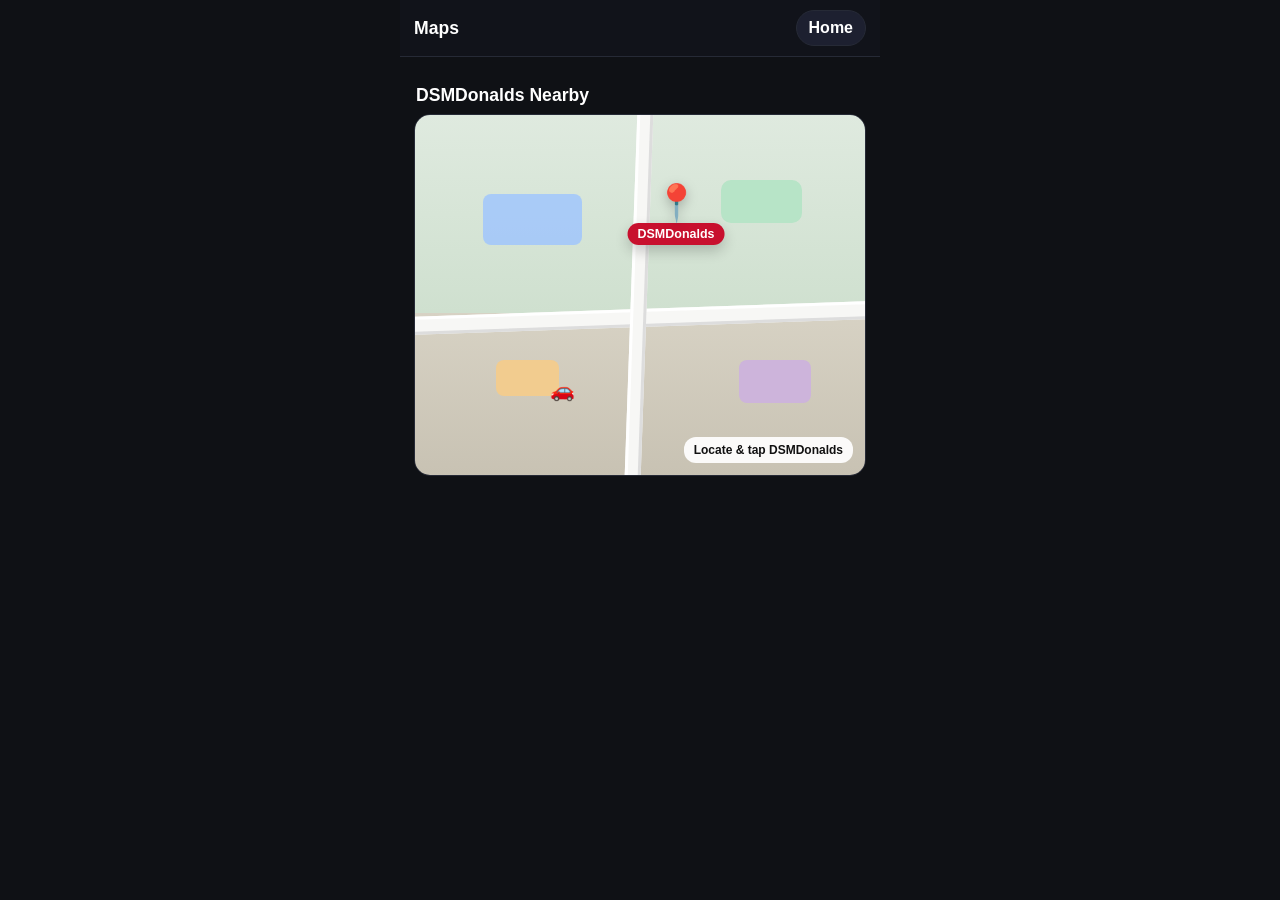
<file: maps.html>
<!DOCTYPE html>
<html lang="en">
<head>
  <meta charset="UTF-8" />
  <meta name="viewport" content="width=device-width, initial-scale=1, viewport-fit=cover" />
  <meta name="apple-mobile-web-app-capable" content="yes" />
  <meta name="apple-mobile-web-app-status-bar-style" content="black-translucent" />
  <meta name="theme-color" content="#0f1115" />
  <title>Maps</title>
  <link rel="manifest" href="manifest.webmanifest" />
  <link rel="stylesheet" href="css/styles.css" />
</head>
<body class="app-body">
  <div class="app-shell" style="display:block">
    <header class="app-header">
      <div class="app-brand"><span style="font-weight:900">Maps</span></div>
      <a class="user-pill-btn" href="phone.html" style="text-decoration:none">Home</a>
    </header>
    <main class="app-main">
      <div class="section-title">DSMDonalds Nearby</div>
      <div class="panel soft" style="padding:0;overflow:hidden">
        <div id="fakeMap" style="position:relative;height:360px;background:linear-gradient(180deg,#dfeadf 0%,#cfe0cf 55%,#d7d2c4 55%,#c8c2b3 100%);color:#111">
          <div style="position:absolute;left:-10%;right:-10%;top:54%;height:18px;background:#f7f7f5;border-top:3px solid #fff;border-bottom:3px solid #ddd;transform:rotate(-2deg)"></div>
          <div style="position:absolute;left:48%;top:-10%;bottom:-10%;width:16px;background:#f7f7f5;border-left:3px solid #fff;border-right:3px solid #ddd;transform:rotate(2deg)"></div>
          <div style="position:absolute;left:15%;top:22%;width:22%;height:14%;background:#9ec5ff;border-radius:8px;opacity:.8"></div>
          <div style="position:absolute;left:68%;top:18%;width:18%;height:12%;background:#b7e4c7;border-radius:10px"></div>
          <div style="position:absolute;left:18%;top:68%;width:14%;height:10%;background:#f2cc8f;border-radius:8px"></div>
          <div style="position:absolute;left:72%;top:68%;width:16%;height:12%;background:#cdb4db;border-radius:8px"></div>
          <div style="position:absolute;left:30%;top:73%;font-size:20px">&#128663;</div>
          <button id="restaurantPin" style="position:absolute;left:58%;top:36%;transform:translate(-50%,-100%);background:none;border:0;padding:0;cursor:pointer;text-align:center">
            <div style="font-size:36px;line-height:1;filter:drop-shadow(0 4px 6px rgba(0,0,0,.25))">&#128205;</div>
            <div style="margin-top:2px;background:#c8102e;color:#fff;padding:4px 10px;border-radius:999px;font-weight:800;font-size:.78rem;white-space:nowrap;box-shadow:0 6px 14px rgba(0,0,0,.2)">DSMDonalds</div>
          </button>
          <div style="position:absolute;right:12px;bottom:12px;background:rgba(255,255,255,.92);color:#111;padding:6px 10px;border-radius:12px;font-size:.75rem;font-weight:700">Locate & tap DSMDonalds</div>
        </div>
      </div>

      <div id="placeSheet" class="panel soft" style="margin-top:12px;display:none">
        <div style="display:flex;justify-content:space-between;gap:10px;align-items:flex-start">
          <div>
            <div style="font-weight:900;font-size:1.15rem;color:#fff">DSMDonalds</div>
            <div class="small">Fast Food · Drive-Thru · ★★★★☆ 4.6 (128)</div>
            <div class="small">Open · 0.4 mi · 123 Demo Ave</div>
          </div>
          <button class="btn secondary" id="closePlace" style="padding:6px 10px">&#10005;</button>
        </div>
        <div class="row" style="margin-top:12px;gap:8px">
          <a class="btn block" id="placeCall" href="phone-call.html?number=1800DSM" style="flex:1;text-align:center;text-decoration:none">Call</a>
          <a class="btn block green" href="dsmdonalds.html" style="flex:1;text-align:center;text-decoration:none">Order</a>
          <button class="btn block secondary" id="placeReviews" style="flex:1">Reviews</button>
        </div>
      </div>

      <div id="reviewsPanel" class="panel soft" style="margin-top:12px;display:none">
        <div class="section-title small-title">Reviews</div>
        <div class="small" style="margin-bottom:8px">★★★★☆ 4.6 · 128 reviews</div>
        <div style="display:grid;gap:10px">
          <div><b>Alex</b> ★★★★★<div class="small">Great drive-thru and easy phone ordering.</div></div>
          <div><b>Jordan</b> ★★★★☆<div class="small">Called in my order and pickup was fast.</div></div>
          <div><b>Sam</b> ★★★★★<div class="small">Rewards deals are solid.</div></div>
        </div>
      </div>
    </main>
  </div>
  <script>
    const $=id=>document.getElementById(id);
    $('restaurantPin').onclick=()=>{$('placeSheet').style.display='block';};
    $('closePlace').onclick=()=>{$('placeSheet').style.display='none'; $('reviewsPanel').style.display='none';};
    $('placeReviews').onclick=()=>{$('reviewsPanel').style.display=$('reviewsPanel').style.display==='none'?'block':'none';};
    if('serviceWorker' in navigator){navigator.serviceWorker.register('./sw.js').catch(()=>{});}
  </script>
</body>
</html>
</file>
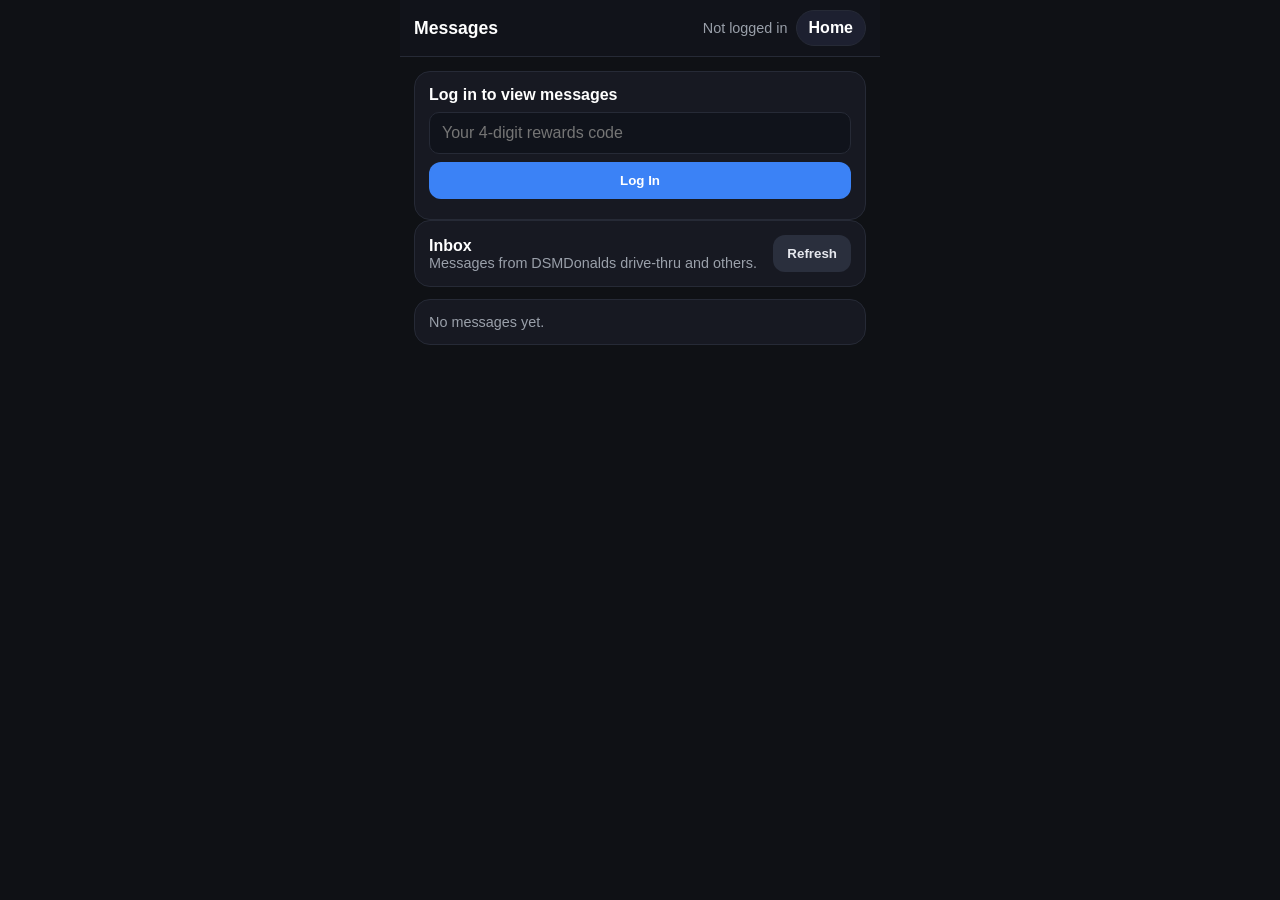
<file: messages.html>
<!DOCTYPE html>
<html lang="en">
<head>
  <meta charset="UTF-8" />
  <meta name="viewport" content="width=device-width, initial-scale=1, viewport-fit=cover" />
  <meta name="apple-mobile-web-app-capable" content="yes" />
  <meta name="theme-color" content="#0f1115" />
  <title>Messages</title>
  <link rel="manifest" href="manifest.webmanifest" />
  <link rel="stylesheet" href="css/styles.css" />
  <style>
    .msg{padding:12px;border:1px solid #2a2f3d;border-radius:14px;background:#151923;margin-top:10px}
    .msg.unread{border-color:#2563eb;box-shadow:0 0 0 1px rgba(37,99,235,.25)}
  </style>
</head>
<body class="app-body">
  <div class="app-shell" style="display:block">
    <header class="app-header">
      <div class="app-brand"><span style="font-weight:900">Messages</span></div>
      <div style="display:flex;gap:8px;align-items:center"><span id="me" class="small"></span><a class="user-pill-btn" href="phone.html" style="text-decoration:none">Home</a></div>
    </header>
    <main class="app-main">
      <div id="loginPanel" class="panel soft" style="display:none">
        <div class="section-title small-title">Log in to view messages</div>
        <input id="code" maxlength="8" placeholder="Your 4-digit rewards code" />
        <button class="btn block" id="loginBtn" style="margin-top:8px">Log In</button>
        <div id="msg" class="small" style="margin-top:6px"></div>
      </div>
      <div class="panel soft">
        <div style="display:flex;justify-content:space-between;align-items:center;gap:8px">
          <div><div style="font-weight:800;color:#fff">Inbox</div><div class="small">Messages from DSMDonalds drive-thru and others.</div></div>
          <button class="btn secondary" id="refresh">Refresh</button>
        </div>
      </div>
      <div id="list"></div>
    </main>
  </div>
  <script src="js/app.js"></script>
  <script>
    const $=id=>document.getElementById(id);
    function render(){
      const u=DT.currentUser();
      $('me').textContent=u?`${u.name} (${u.code})`:'Not logged in';
      $('loginPanel').style.display=u?'none':'block';
      const d=DT.load();
      const msgs=(d.messages||[]).filter(m=>u && (m.toUserId===u.id || String(m.toCode)===String(u.code))).sort((a,b)=>b.at-a.at);
      $('list').innerHTML = msgs.length ? msgs.map(m=>`<div class="msg ${m.read?'':'unread'}" data-id="${m.id}">
        <div style="display:flex;justify-content:space-between;gap:8px"><b>${m.from||'DSMDonalds'}</b><span class="small">${new Date(m.at).toLocaleString()}</span></div>
        <div style="margin-top:6px;color:#fff;white-space:pre-wrap">${(m.text||'').replace(/</g,'&lt;')}</div>
        ${m.receiptId?`<div class="small" style="margin-top:6px">Receipt: ${m.receiptId}</div>`:''}
      </div>`).join('') : '<div class="panel soft" style="margin-top:12px"><div class="small">No messages yet.</div></div>';
      // mark read
      if(u && msgs.some(m=>!m.read)){
        let changed=false; (d.messages||[]).forEach(m=>{ if((m.toUserId===u.id||String(m.toCode)===String(u.code)) && !m.read){m.read=true; changed=true;} });
        if(changed) DT.save(d);
      }
    }
    $('loginBtn').onclick=async()=>{ const code=($('code').value||'').trim(); if(!code) return; if(DT.getSync()) await DT.pullSync(true); const u=DT.getUserByCode(code); if(!u){$('msg').textContent='No user found.'; return;} DT.setSession({userId:u.id}); render(); };
    $('refresh').onclick=async()=>{ if(DT.getSync()) await DT.pullSync(true); render(); };
    window.addEventListener('dt-update',render); window.addEventListener('storage',render); window.addEventListener('dt-session',render);
    setInterval(()=>{ if(DT.getSync()) DT.pullSync(false); }, 3000);
    render();
    if('serviceWorker' in navigator){navigator.serviceWorker.register('./sw.js').catch(()=>{});}
  </script>
</body>
</html>
</file>
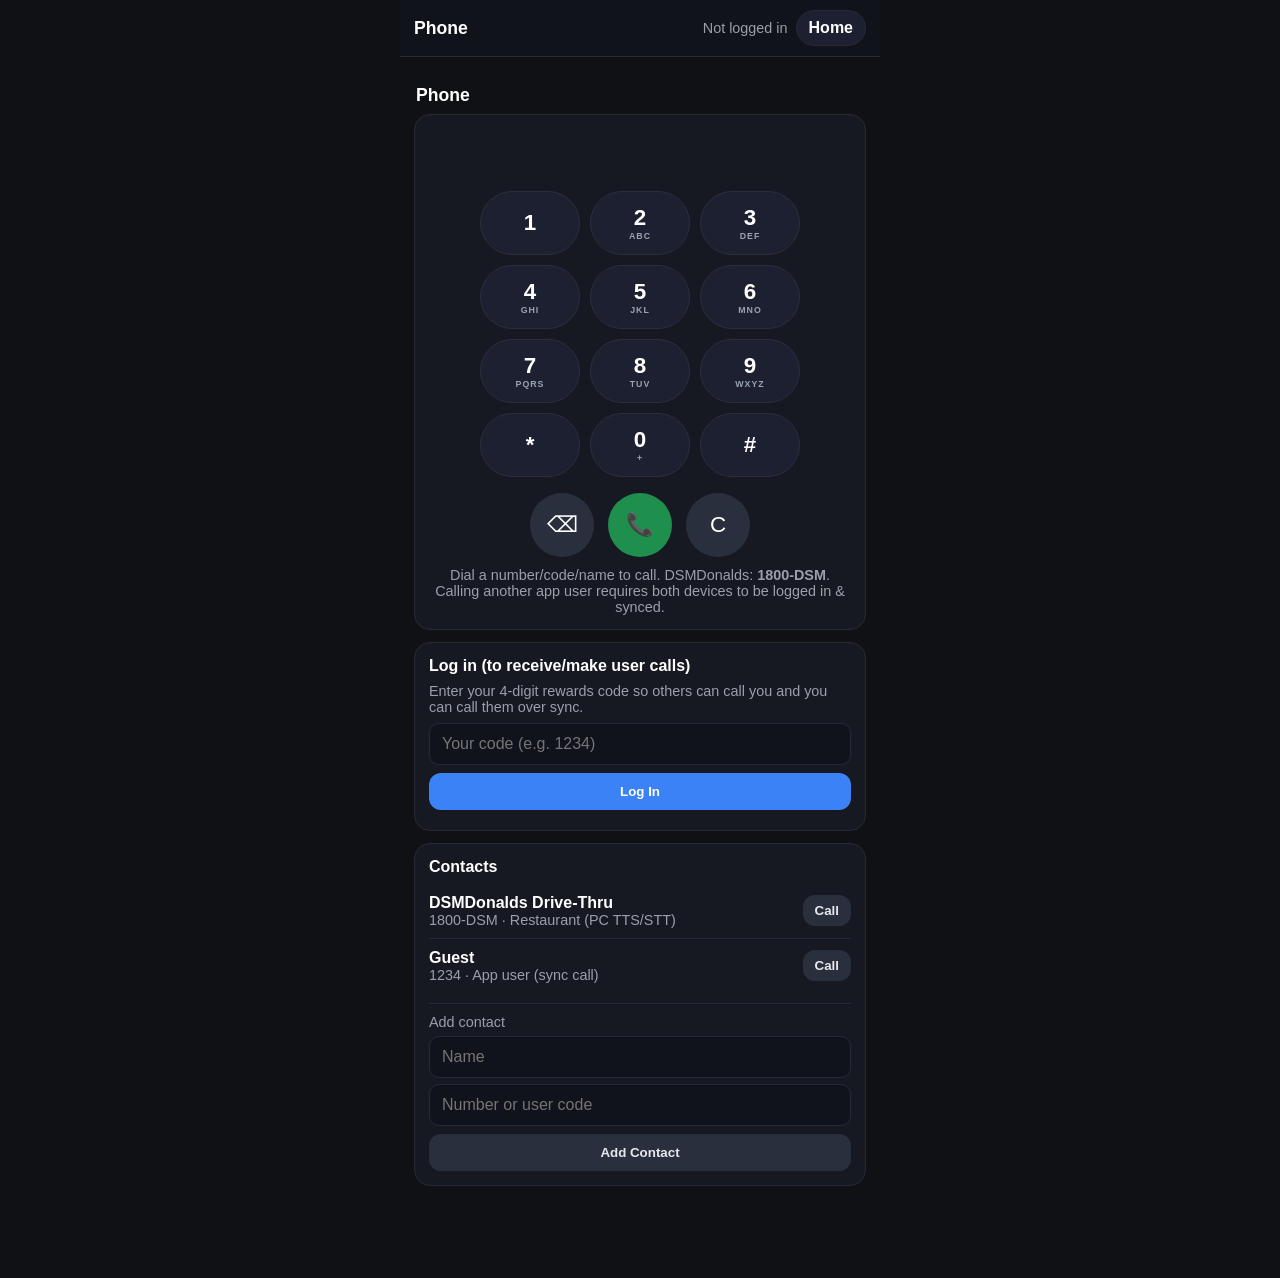
<file: phone-call.html>
<!DOCTYPE html>
<html lang="en">
<head>
  <meta charset="UTF-8" />
  <meta name="viewport" content="width=device-width, initial-scale=1, viewport-fit=cover" />
  <meta name="apple-mobile-web-app-capable" content="yes" />
  <meta name="apple-mobile-web-app-status-bar-style" content="black-translucent" />
  <meta name="theme-color" content="#0f1115" />
  <title>Phone</title>
  <link rel="manifest" href="manifest.webmanifest" />
  <link rel="stylesheet" href="css/styles.css" />
  <style>
    .dial-display{font-size:2rem;font-weight:700;text-align:center;letter-spacing:2px;min-height:2.6rem;margin:10px 0;color:#fff}
    .keypad{display:grid;grid-template-columns:repeat(3,1fr);gap:10px;max-width:320px;margin:0 auto}
    .key{background:#1c2030;color:#fff;border:1px solid #2a2f3d;border-radius:999px;height:64px;font-size:1.4rem;font-weight:700;cursor:pointer}
    .key small{display:block;font-size:.55rem;color:#9aa3b2;letter-spacing:1px;font-weight:600}
    .call-actions{display:flex;justify-content:center;gap:14px;margin-top:16px}
    .call-btn{width:64px;height:64px;border-radius:50%;border:0;font-size:1.4rem;cursor:pointer;color:#fff}
    .call-green{background:#1f8f4e}.call-red{background:#d9232e}.call-gray{background:#2a2f3d}
    .incall{display:none;text-align:center}
    .avatar{width:84px;height:84px;border-radius:50%;background:#3b82f6;color:#fff;display:flex;align-items:center;justify-content:center;font-size:2rem;font-weight:900;margin:10px auto}
    .avatar.dsm{background:#c8102e}
    .pill{display:inline-block;padding:4px 10px;border-radius:999px;background:#1c2030;border:1px solid #2a2f3d;color:#cfd6e6;font-size:.8rem;margin:4px}
    .contact-row{display:flex;justify-content:space-between;align-items:center;gap:10px;padding:10px 0;border-bottom:1px solid var(--border)} .contact-row:last-child{border-bottom:0}
    .incoming{display:none;position:fixed;inset:0;background:rgba(0,0,0,.75);z-index:50;align-items:center;justify-content:center;padding:20px}
    .incoming .card{background:#151923;border:1px solid #2a2f3d;border-radius:20px;padding:20px;max-width:360px;width:100%;text-align:center}
  </style>
</head>
<body class="app-body">
  <div class="app-shell" style="display:block">
    <header class="app-header">
      <div class="app-brand"><span style="font-weight:900">Phone</span></div>
      <div style="display:flex;gap:8px;align-items:center">
        <span id="meLabel" class="small"></span>
        <a class="user-pill-btn" href="phone.html" style="text-decoration:none">Home</a>
      </div>
    </header>
    <main class="app-main">
      <div id="dialerView">
        <div class="section-title">Phone</div>
        <div class="panel soft">
          <div class="dial-display" id="numberDisplay"></div>
          <div class="keypad" id="keypad"></div>
          <div class="call-actions">
            <button class="call-btn call-gray" id="backspace" title="Delete">⌫</button>
            <button class="call-btn call-green" id="dialBtn" title="Call">📞</button>
            <button class="call-btn call-gray" id="clearBtn" title="Clear">C</button>
          </div>
          <div class="small" style="text-align:center;margin-top:10px">Dial a number/code/name to call. DSMDonalds: <b>1800-DSM</b>. Calling another app user requires both devices to be logged in & synced.</div>
        </div>
        <div id="loginPanel" class="panel soft" style="margin-top:12px;display:none">
          <div class="section-title small-title">Log in (to receive/make user calls)</div>
          <div class="small">Enter your 4-digit rewards code so others can call you and you can call them over sync.</div>
          <input id="loginCode" maxlength="8" placeholder="Your code (e.g. 1234)" style="margin-top:8px" />
          <button class="btn block" id="loginBtn" style="margin-top:8px">Log In</button>
          <div id="loginMsg" class="small" style="margin-top:6px"></div>
        </div>
        <div class="panel soft" style="margin-top:12px">
          <div class="section-title small-title">Contacts</div>
          <div id="contactsList"></div>
          <div style="margin-top:10px;border-top:1px solid var(--border);padding-top:10px">
            <div class="small" style="margin-bottom:6px">Add contact</div>
            <input id="newContactName" placeholder="Name" style="margin-bottom:6px" />
            <input id="newContactNumber" placeholder="Number or user code" />
            <button class="btn secondary block" id="addContactBtn" style="margin-top:8px">Add Contact</button>
          </div>
        </div>
      </div>

      <div id="inCallView" class="incall">
        <div id="callAvatar" class="avatar">?</div>
        <div id="callName" style="font-size:1.4rem;font-weight:800;color:#fff">Contact</div>
        <div id="callNumberLabel" class="small" style="margin-top:2px"></div>
        <div id="callState" class="small" style="margin-top:4px">Calling...</div>
        <div id="callTimer" class="small" style="margin-top:2px"></div>
        <div class="panel soft" style="margin-top:14px;text-align:left">
          <div class="section-title small-title" id="callPanelTitle">Call (TTS + STT)</div>
          <div id="callPills"><span class="pill">TTS</span><span class="pill">STT</span></div>
          <div id="assistantText" style="margin-top:8px;max-height:220px;overflow:auto"></div>
          <textarea id="msgText" rows="3" placeholder="Say or type a message..." style="width:100%;margin-top:8px;border-radius:10px;border:1px solid #2a2f3d;background:#0f1115;color:#fff;padding:10px"></textarea>
          <div class="row" style="margin-top:8px;gap:8px;flex-wrap:wrap">
            <button class="btn secondary" id="sttBtn">🎤 Speak (STT)</button>
            <button class="btn secondary" id="ttsBtn">🔊 Read Aloud (TTS)</button>
            <button class="btn" id="sendBtn">Send</button>
          </div>
          <div id="sttStatus" class="small" style="margin-top:8px"></div>
        </div>
        <div class="call-actions" style="margin-top:18px">
          <button class="call-btn call-red" id="hangupBtn" title="Hang up">✕</button>
        </div>
      </div>
    </main>
  </div>

  <div id="incoming" class="incoming">
    <div class="card">
      <div id="inAvatar" class="avatar" style="margin:0 auto 10px">?</div>
      <div style="font-weight:900;font-size:1.3rem;color:#fff">Incoming call</div>
      <div id="inName" class="small" style="margin-top:4px"></div>
      <div class="call-actions" style="margin-top:16px">
        <button class="call-btn call-red" id="declineBtn" title="Decline">✕</button>
        <button class="call-btn call-green" id="answerBtn" title="Answer">📞</button>
      </div>
    </div>
  </div>

  <script src="js/app.js"></script>
  <script>
    const $=id=>document.getElementById(id);
    let number='', callSeconds=0, timerInt=null, recognition=null, listening=false, heardChat=new Set(), heardP2P=new Set();
    let currentCallee=null; // {type:'dsm'|'p2p'|'sim', name, number, userId?, callId?}
    const CONTACTS_KEY='dt_phone_contacts_v1';
    const keys=[['1',''],['2','ABC'],['3','DEF'],['4','GHI'],['5','JKL'],['6','MNO'],['7','PQRS'],['8','TUV'],['9','WXYZ'],['*',''],['0','+'],['#','']];
    function norm(n){return String(n||'').toLowerCase().replace(/[^a-z0-9+]/g,'');}
    function isDsm(n){const x=norm(n); return x==='1800dsm'||x==='1800376'||x==='18000376';}
    function me(){return DT.currentUser();}
    function meLabel(){const u=me(); $('meLabel').textContent=u?`You: ${u.name} (${u.code})`:'Not logged in'; $('loginPanel').style.display=u?'none':'block';}
    function loadContacts(){try{return JSON.parse(localStorage.getItem(CONTACTS_KEY)||'[]')||[]}catch(e){return []}}
    function saveContacts(c){localStorage.setItem(CONTACTS_KEY,JSON.stringify(c||[]));}
    function getAllContacts(){
      const base=[{name:'DSMDonalds Drive-Thru',number:'1800-DSM',dsm:true}];
      const saved=loadContacts();
      let users=[]; try{ const mu=me(); users=(DT.load().users||[]).filter(u=>!mu||u.id!==mu.id).map(u=>({name:u.name||'User',number:String(u.code||''),userId:u.id,p2p:true})); }catch(e){}
      const map=new Map();
      [...base,...saved,...users].forEach(c=>{ if(!c||!c.name) return; const key=(c.userId?'u:'+c.userId:'n:'+norm(c.number||c.name)); if(!map.has(key)) map.set(key,c); });
      return Array.from(map.values());
    }
    function renderContacts(){
      const list=getAllContacts();
      $('contactsList').innerHTML=list.map(c=>`<div class="contact-row"><div><div style="font-weight:700;color:#fff">${c.name}</div><div class="small">${c.number||''}${c.dsm?' · Restaurant (PC TTS/STT)':(c.userId?' · App user (sync call)':'')}</div></div><button class="btn secondary" data-call="${encodeURIComponent(c.number||c.name)}" data-name="${encodeURIComponent(c.name)}" data-dsm="${c.dsm?'1':'0'}" data-uid="${c.userId||''}" style="padding:8px 12px">Call</button></div>`).join('') || '<div class="small">No contacts yet.</div>';
      document.querySelectorAll('[data-call]').forEach(b=>b.onclick=()=>startCall(decodeURIComponent(b.dataset.call), decodeURIComponent(b.dataset.name), b.dataset.dsm==='1', b.dataset.uid||null));
    }
    $('addContactBtn').onclick=()=>{ const name=($('newContactName').value||'').trim(); const num=($('newContactNumber').value||'').trim(); if(!name||!num){alert('Enter name and number');return;} const c=loadContacts(); c.unshift({name,number:num}); saveContacts(c); $('newContactName').value=''; $('newContactNumber').value=''; renderContacts(); };
    function renderNumber(){$('numberDisplay').textContent=number||' '; }
    keys.forEach(k=>{const b=document.createElement('button'); b.className='key'; b.innerHTML=k[0]+(k[1]?`<small>${k[1]}</small>`:''); b.onclick=()=>{number+=k[0]; renderNumber();}; $('keypad').appendChild(b);});
    $('backspace').onclick=()=>{number=number.slice(0,-1); renderNumber();};
    $('clearBtn').onclick=()=>{number=''; renderNumber();};
    const params=new URLSearchParams(location.search); if(params.get('number')) number=params.get('number'); renderNumber();

    function speak(text){ if(!('speechSynthesis' in window)||!text) return; window.speechSynthesis.cancel(); const u=new SpeechSynthesisUtterance(text); u.rate=1; window.speechSynthesis.speak(u); }
    function appendMsg(who,text){ const box=$('assistantText'); const div=document.createElement('div'); div.style.marginTop='6px'; div.innerHTML=`<b>${who}</b>: ${String(text||'').replace(/</g,'&lt;')}`; box.appendChild(div); box.scrollTop=box.scrollHeight; }

    function renderDsmChat(){
      if(!currentCallee || currentCallee.type!=='dsm') return;
      const d=DT.load(); const chat=(d.driveThruChat||[]).slice().sort((a,b)=>a.at-b.at);
      const box=$('assistantText'); box.innerHTML='';
      chat.forEach(m=>appendMsg(m.from==='pc'?'DSMDonalds (PC)':'You', m.text));
      chat.forEach(m=>{ if(m.from==='pc' && !heardChat.has(m.id)){ heardChat.add(m.id); if($('inCallView').style.display!=='none'){ speak(m.text); $('sttStatus').textContent='PC: '+m.text; } } });
    }
    function renderP2P(){
      if(!currentCallee || currentCallee.type!=='p2p' || !currentCallee.callId) return;
      const d=DT.load(); const call=(d.phoneCalls||[]).find(c=>c.id===currentCallee.callId);
      if(!call){ $('callState').textContent='Call ended'; return; }
      if(call.status==='declined'){ $('callState').textContent='Declined'; return; }
      if(call.status==='ended'){ $('callState').textContent='Call ended'; return; }
      if(call.status==='active'){ $('callState').textContent='Connected'; }
      if(call.status==='ringing'){ $('callState').textContent='Ringing...'; }
      const mu=me(); const box=$('assistantText'); box.innerHTML='';
      (call.messages||[]).forEach(m=>{ const mine=mu&&m.fromId===mu.id; appendMsg(mine?'You':(m.fromName||'Them'), m.text); });
      (call.messages||[]).forEach(m=>{ const mine=mu&&m.fromId===mu.id; if(!mine && !heardP2P.has(m.id)){ heardP2P.add(m.id); if($('inCallView').style.display!=='none'){ speak(m.text); $('sttStatus').textContent=(m.fromName||'Them')+': '+m.text; } } });
    }

    function findUserMatch(num,name){
      const d=DT.load(); const mu=me(); const n=norm(num), nm=String(name||'').toLowerCase();
      return (d.users||[]).find(u=>{ if(mu&&u.id===mu.id) return false; return norm(u.code)===n || (nm && String(u.name||'').toLowerCase()===nm) || String(u.id)===String(num); });
    }

    function startCall(num, name, dsmFlag, userId){
      const calleeName=name || (isDsm(num)?'DSMDonalds Drive-Thru':(num||'Unknown'));
      const dsm = dsmFlag!=null ? !!dsmFlag : isDsm(num) || /dsm/i.test(calleeName);
      let targetUser = userId ? (DT.load().users||[]).find(u=>u.id===userId) : findUserMatch(num, calleeName);
      const mu=me();
      let type='sim';
      if(dsm) type='dsm'; else if(targetUser) type='p2p';
      currentCallee={type,name:calleeName,number:num||calleeName,userId:targetUser?targetUser.id:null,callId:null};
      heardChat=new Set(); heardP2P=new Set();
      $('dialerView').style.display='none'; $('inCallView').style.display='block';
      $('callName').textContent=calleeName; $('callNumberLabel').textContent=targetUser?`Code ${targetUser.code}`:(num||''); $('assistantText').innerHTML=''; $('msgText').value='';
      $('callAvatar').textContent=(calleeName.trim()[0]||'?').toUpperCase(); $('callAvatar').className='avatar'+(dsm?' dsm':'');
      $('callPanelTitle').textContent=dsm?'Live Call with DSMDonalds (TTS + STT + PC)':'Call (TTS + STT)';
      $('sendBtn').textContent=dsm?'Send to PC':'Send'; $('callState').textContent='Calling...';

      setTimeout(async()=>{
        callSeconds=0; $('callTimer').textContent='00:00'; if(timerInt) clearInterval(timerInt);
        timerInt=setInterval(()=>{callSeconds++; const m=String(Math.floor(callSeconds/60)).padStart(2,'0'); const s=String(callSeconds%60).padStart(2,'0'); $('callTimer').textContent=m+':'+s;},1000);
        if(type==='dsm'){
          $('callState').textContent='Connected';
          const greet='Thank you for calling D S M Donalds. What would you like to order?';
          if(DT.getSync()) await DT.pullSync(true);
          const d=DT.load(); d.driveThruChat=[{id:DT.uid(),at:Date.now(),from:'pc',text:greet}]; heardChat=new Set();
          DT.save(d); renderDsmChat();
        } else if(type==='p2p'){
          if(!mu){ $('callState').textContent='Log in required'; appendMsg('System','Log in with your rewards code to make user-to-user calls.'); return; }
          $('callPills').innerHTML='<span class="pill">TTS</span><span class="pill">STT</span><span class="pill">Sync user call</span>';
          if(DT.getSync()) await DT.pullSync(true);
          const d=DT.load(); d.phoneCalls=d.phoneCalls||[];
          const call={id:'C'+DT.uid(),fromId:mu.id,fromName:mu.name,toId:targetUser.id,toName:targetUser.name,status:'ringing',at:Date.now(),updatedAt:Date.now(),messages:[]};
          d.phoneCalls.unshift(call); if(d.phoneCalls.length>50) d.phoneCalls=d.phoneCalls.slice(0,50);
          DT.save(d); currentCallee.callId=call.id; $('callState').textContent='Ringing... (waiting for them to answer)';
          renderP2P();
        } else {
          $('callState').textContent='Connected';
          const greet=`Hi, this is ${calleeName}.`; appendMsg(calleeName,greet); speak(greet);
          $('sttStatus').textContent='Simulated call. Speak or type a message.';
        }
      }, 900);
    }

    function endCall(){
      if(timerInt) clearInterval(timerInt); timerInt=null; if(listening&&recognition){try{recognition.stop();}catch(e){}}
      if(currentCallee && currentCallee.type==='p2p' && currentCallee.callId){ const d=DT.load(); const c=(d.phoneCalls||[]).find(x=>x.id===currentCallee.callId); if(c && c.status!=='ended'){ c.status='ended'; c.updatedAt=Date.now(); DT.save(d);} }
      if(currentCallee && currentCallee.type==='dsm'){ const d=DT.load(); d.driveThruChat=[]; DT.save(d); heardChat=new Set(); }
      $('inCallView').style.display='none'; $('dialerView').style.display='block'; speak('Call ended.'); currentCallee=null; $('incoming').style.display='none';
    }
    $('dialBtn').onclick=()=>{ if(!String(number||'').trim()){alert('Enter a number or code'); return;} startCall(number, null, null, null); };
    $('hangupBtn').onclick=endCall;

    $('loginBtn').onclick=async()=>{
      const code=($('loginCode').value||'').trim(); if(!code) return;
      if(DT.getSync()) await DT.pullSync(true);
      const u=DT.getUserByCode(code);
      if(!u){$('loginMsg').textContent='No user found for that code.'; return;}
      DT.setSession({userId:u.id}); $('loginMsg').textContent='Logged in.'; meLabel(); renderContacts();
    };

    $('ttsBtn').onclick=()=>{ const t=($('msgText').value||'').trim() || 'No message.'; speak(t); };
    $('sendBtn').onclick=async()=>{
      const msg=($('msgText').value||'').trim(); if(!msg){$('sttStatus').textContent='No message.'; return;}
      if(currentCallee && currentCallee.type==='dsm'){
        const mu=me(); const d=DT.load(); d.driveThruChat=d.driveThruChat||[]; d.driveThruChat.push({id:DT.uid(),at:Date.now(),from:'phone',text:msg}); if(d.driveThruChat.length>100) d.driveThruChat=d.driveThruChat.slice(-100);
        d.driveThruCalls=d.driveThruCalls||[]; d.driveThruCalls.unshift({id:DT.uid(),at:Date.now(),userId:mu?mu.id:null,userName:mu?mu.name:'Phone Caller',code:mu?mu.code:null,message:msg,orderText:msg,status:'received',source:'phone-call'}); if(d.driveThruCalls.length>50) d.driveThruCalls=d.driveThruCalls.slice(0,50); DT.save(d);
        $('sttStatus').textContent='Sent to PC. Waiting for response...';
      } else if(currentCallee && currentCallee.type==='p2p' && currentCallee.callId){
        const mu=me(); if(!mu){$('sttStatus').textContent='Log in required.'; return;}
        const d=DT.load(); const c=(d.phoneCalls||[]).find(x=>x.id===currentCallee.callId); if(!c){$('sttStatus').textContent='Call not found.'; return;}
        c.messages=c.messages||[]; c.messages.push({id:DT.uid(),fromId:mu.id,fromName:mu.name,text:msg,at:Date.now()}); c.updatedAt=Date.now(); if(c.status==='ringing') c.status='active'; DT.save(d); renderP2P();
        $('sttStatus').textContent='Sent over sync.';
      } else {
        appendMsg('You', msg); const reply=`Got it: ${msg}`; setTimeout(()=>{ if(!currentCallee||currentCallee.type!=='sim')return; appendMsg(currentCallee.name, reply); speak(reply); }, 800);
      }
      $('msgText').value='';
    };

    function setupStt(){
      const SR=window.SpeechRecognition||window.webkitSpeechRecognition; if(!SR){ $('sttStatus').textContent='Speech recognition (STT) not supported in this browser.'; $('sttBtn').disabled=true; return null; }
      const r=new SR(); r.lang='en-US'; r.interimResults=true; r.continuous=false;
      r.onresult=(e)=>{ let final='', interim=''; for(let i=e.resultIndex;i<e.results.length;i++){ const t=e.results[i][0].transcript; if(e.results[i].isFinal) final+=t; else interim+=t; } if(final){ $('msgText').value = ($('msgText').value?$('msgText').value+' ':'') + final.trim(); $('sttStatus').textContent='Captured speech.'; } else { $('sttStatus').textContent='Listening: '+interim; } };
      r.onerror=(e)=>{ $('sttStatus').textContent='STT error: '+e.error; listening=false; $('sttBtn').textContent='🎤 Speak (STT)'; };
      r.onend=()=>{ listening=false; $('sttBtn').textContent='🎤 Speak (STT)'; };
      return r;
    }
    recognition=setupStt();
    $('sttBtn').onclick=()=>{ if(!recognition){$('sttStatus').textContent='Speech recognition not available.';return;} if(listening){try{recognition.stop();}catch(e){} listening=false; $('sttBtn').textContent='🎤 Speak (STT)'; return;} try{recognition.start(); listening=true; $('sttBtn').textContent='⏹ Stop Listening'; $('sttStatus').textContent='Listening...';}catch(e){$('sttStatus').textContent='Could not start microphone/STT.';} };

    function checkIncoming(){
      const mu=me(); if(!mu) { $('incoming').style.display='none'; return; }
      const d=DT.load(); const calls=d.phoneCalls||[];
      // if already in that call, ignore
      const incoming=calls.find(c=>c.toId===mu.id && c.status==='ringing' && (!currentCallee || currentCallee.callId!==c.id));
      if(incoming && $('inCallView').style.display==='none'){ $('incoming').style.display='flex'; $('inName').textContent=`${incoming.fromName||'Someone'} is calling you`; $('inAvatar').textContent=(incoming.fromName||'?')[0].toUpperCase(); $('incoming').dataset.callId=incoming.id; }
      else if(!incoming && $('incoming').style.display==='flex'){ $('incoming').style.display='none'; }
      // if active call we joined/started got updated
      if(currentCallee && currentCallee.type==='p2p' && currentCallee.callId){ renderP2P(); }
    }
    $('answerBtn').onclick=()=>{
      const callId=$('incoming').dataset.callId; if(!callId) return; const mu=me(); if(!mu) return;
      const d=DT.load(); const c=(d.phoneCalls||[]).find(x=>x.id===callId); if(!c) return;
      c.status='active'; c.updatedAt=Date.now(); DT.save(d);
      $('incoming').style.display='none';
      currentCallee={type:'p2p',name:c.fromName||'Caller',number:'',userId:c.fromId,callId:c.id}; heardP2P=new Set();
      $('dialerView').style.display='none'; $('inCallView').style.display='block';
      $('callName').textContent=currentCallee.name; $('callNumberLabel').textContent='User-to-user call (sync)'; $('assistantText').innerHTML='';
      $('callAvatar').textContent=(currentCallee.name[0]||'?').toUpperCase(); $('callAvatar').className='avatar';
      $('callPills').innerHTML='<span class="pill">TTS</span><span class="pill">STT</span><span class="pill">Sync user call</span>'; $('sendBtn').textContent='Send';
      $('callState').textContent='Connected'; callSeconds=0; $('callTimer').textContent='00:00'; if(timerInt) clearInterval(timerInt); timerInt=setInterval(()=>{callSeconds++; const m=String(Math.floor(callSeconds/60)).padStart(2,'0'); const s=String(callSeconds%60).padStart(2,'0'); $('callTimer').textContent=m+':'+s;},1000);
      renderP2P();
    };
    $('declineBtn').onclick=()=>{ const callId=$('incoming').dataset.callId; if(!callId){$('incoming').style.display='none';return;} const d=DT.load(); const c=(d.phoneCalls||[]).find(x=>x.id===callId); if(c){c.status='declined'; c.updatedAt=Date.now(); DT.save(d);} $('incoming').style.display='none'; };

    window.addEventListener('dt-update',()=>{meLabel(); renderContacts(); renderDsmChat(); renderP2P(); checkIncoming();});
    window.addEventListener('storage',()=>{meLabel(); renderContacts(); renderDsmChat(); renderP2P(); checkIncoming();});
    setInterval(()=>{ if(window.DT && DT.getSync()) DT.pullSync(false); renderDsmChat(); renderP2P(); checkIncoming(); }, 2500);
    meLabel(); renderContacts();
    if('serviceWorker' in navigator){navigator.serviceWorker.register('./sw.js').catch(()=>{});}
  </script>
</body>
</html>
</file>
<file: css/styles.css>
:root{--red:#c8102e;--yellow:#ffc72c;--dark:#e8e8ea;--bg:#0f1115;--card:#171922;--panel:#171922;--green:#2ecc71;--blue:#3b82f6;--muted:#9aa0aa;--border:#262a36;--surface:#1d2030}
*{box-sizing:border-box}body{margin:0;font-family:-apple-system,BlinkMacSystemFont,"Segoe UI",Roboto,Helvetica,Arial,sans-serif;background:var(--bg);color:var(--dark)}
a{color:#8ab4ff}
.launcher{max-width:1000px;margin:0 auto;padding:32px 20px}.launcher h1{color:#fff;margin:0 0 8px}.sub{color:var(--muted);margin:0 0 24px}
.grid{display:grid;grid-template-columns:repeat(auto-fit,minmax(220px,1fr));gap:16px}.card{display:block;background:var(--card);padding:18px;border-radius:16px;text-decoration:none;box-shadow:0 6px 20px rgba(0,0,0,.25);border:1px solid var(--border);color:var(--dark)}.card h2{margin:0 0 6px;font-size:1.2rem;color:#fff}.card p{margin:0;color:var(--muted)}
.hint{margin-top:20px;color:var(--muted);font-size:.95rem}
.topbar{display:flex;align-items:center;justify-content:space-between;gap:12px;padding:12px 16px;background:#12141c;color:#fff;position:sticky;top:0;z-index:5;border-bottom:1px solid var(--border)}.topbar a{color:#cfd6e4;text-decoration:none;font-weight:600}.topbar .title{font-weight:800;letter-spacing:.3px}
.container{padding:16px;max-width:1200px;margin:0 auto}
.btn{appearance:none;border:0;border-radius:12px;padding:11px 14px;font-weight:700;cursor:pointer;background:var(--blue);color:#fff}.btn.secondary{background:#2a2f3d;color:#e6e8ee}.btn.danger{background:#b3261e;color:#fff}.btn.green{background:var(--green);color:#062012}.btn.block{width:100%}.btn:disabled{opacity:.5;cursor:not-allowed}
input,select,textarea{width:100%;padding:11px 12px;border:1px solid var(--border);border-radius:10px;font:inherit;background:#10131b;color:#e8e8ea}
label{font-size:.9rem;color:#c7ccda;font-weight:600;display:block;margin:10px 0 6px}
.panel{background:var(--panel);border:1px solid var(--border);border-radius:16px;padding:14px;box-shadow:0 4px 14px rgba(0,0,0,.2)}
.row{display:flex;gap:12px;flex-wrap:wrap}.row>.panel{flex:1;min-width:280px}
.menu-grid{display:grid;grid-template-columns:repeat(auto-fill,minmax(150px,1fr));gap:12px}.item{background:#1b1f2b;border:1px solid var(--border);border-radius:14px;overflow:hidden;cursor:pointer;transition:transform .08s}.item:active{transform:scale(.98)}.item img{width:100%;height:100px;object-fit:cover;background:#10131b}.item .info{padding:10px}.item .name{font-weight:700;color:#fff}.item .price{color:#7ee2a8;font-weight:800}
.cart-list{list-style:none;padding:0;margin:0}.cart-list li{display:flex;justify-content:space-between;gap:8px;padding:10px 0;border-bottom:1px solid var(--border)}.total{font-size:1.3rem;font-weight:800;margin-top:10px;color:#fff}
.modal{position:fixed;inset:0;background:rgba(0,0,0,.6);display:none;align-items:center;justify-content:center;padding:16px;z-index:20}.modal.open{display:flex}.modal .box{background:#171922;border:1px solid var(--border);border-radius:16px;max-width:560px;width:100%;padding:16px;max-height:90vh;overflow:auto;color:#e8e8ea}
.kbd{font-family:ui-monospace,monospace;background:#23283a;border:1px solid #333a50;border-bottom-width:2px;border-radius:6px;padding:1px 6px;color:#fff}
.small{color:var(--muted);font-size:.9rem}
.badge{display:inline-block;background:#2a3145;color:#dfe6ff;padding:4px 10px;border-radius:999px;font-weight:800}
.board{background:#0b0d12;min-height:100vh;color:#fff}.board .hero{background:linear-gradient(90deg,#151a28,#0f1115);padding:18px 20px;border-bottom:1px solid var(--border)}.board h1{margin:0;font-size:2rem}.board .cats{display:flex;gap:8px;padding:12px 20px;overflow:auto}.board .cat{background:#23283a;padding:8px 14px;border-radius:999px;white-space:nowrap;color:#d7dbea}.board .cat.active{background:var(--blue);color:#fff;font-weight:800}
.board .grid{padding:10px 20px 30px;grid-template-columns:repeat(auto-fill,minmax(180px,1fr))}.board .tile{background:#171922;border-radius:16px;overflow:hidden;border:1px solid var(--border)}.board .tile img{width:100%;height:130px;object-fit:cover;background:#10131b}.board .tile .info{padding:12px}.board .tile .name{font-weight:800;font-size:1.05rem}.board .tile .price{color:#7ee2a8;font-weight:900;margin-top:4px}
.phone{max-width:480px;margin:0 auto}.wallet{background:linear-gradient(135deg,#0b1020,#1f2740);color:#fff;border-radius:18px;padding:16px;min-height:170px;position:relative;overflow:hidden;border:1px solid #2a3350}.wallet .brand{font-weight:900;letter-spacing:1px}.wallet .num{font-size:1.2rem;letter-spacing:2px;margin:26px 0 8px}.wallet .meta{display:flex;justify-content:space-between;color:#d8def0;font-size:.9rem}
.code-big{font-size:2.4rem;font-weight:900;letter-spacing:8px;text-align:center;margin:8px 0}
.qr-box{display:flex;align-items:center;justify-content:center;background:#fff;border:1px solid var(--border);border-radius:12px;padding:12px;min-height:220px}
video{width:100%;border-radius:12px;background:#000}
.list{margin:0;padding-left:18px}
hr{border:0;border-top:1px solid var(--border);margin:14px 0}
 @media (max-width:700px){.row{flex-direction:column}}
/* App-like phone UI */
.app-body{background:#0f1115}
.app-shell{max-width:480px;margin:0 auto;min-height:100vh;padding-bottom:calc(78px + env(safe-area-inset-bottom));}
.app-header{position:sticky;top:0;z-index:10;display:flex;align-items:center;justify-content:space-between;gap:10px;padding:calc(10px + env(safe-area-inset-top)) 14px 10px;background:rgba(18,20,28,.92);backdrop-filter:blur(10px);border-bottom:1px solid var(--border)}
.app-brand{display:flex;align-items:center;gap:8px;font-weight:900;color:#fff;font-size:1.1rem}
.app-brand .arches{display:inline-flex;align-items:center;justify-content:center;width:30px;height:30px;border-radius:9px;background:var(--red);color:var(--yellow);font-weight:900}
.user-pill{max-width:170px;border-radius:999px;padding:8px 12px;border:1px solid var(--border);background:#1d2030;font-weight:600;color:#fff}
.app-main{padding:14px}
.tab-page{display:none}.tab-page.active{display:block;animation:fade .18s ease}
@keyframes fade{from{opacity:.6;transform:translateY(4px)}to{opacity:1;transform:none}}
.hero-card{background:linear-gradient(160deg,#1f2740,#121826);color:#fff;border-radius:22px;padding:18px;box-shadow:0 8px 24px rgba(0,0,0,.35);margin-bottom:14px;border:1px solid #2a3350}
.eyebrow{text-transform:uppercase;font-size:.78rem;letter-spacing:1px;opacity:.9;font-weight:700;color:#b8c4e3}
.hero-card .code-big{color:#fff;margin:6px 0 2px;text-shadow:0 2px 10px rgba(0,0,0,.15)}
.small.light{color:rgba(255,255,255,.75)}
.stats{display:flex;gap:10px;margin-top:14px}.stat{flex:1;background:rgba(255,255,255,.06);border-radius:14px;padding:10px;text-align:center;border:1px solid rgba(255,255,255,.06)}.stat .label{font-size:.8rem;opacity:.9}.stat .value{font-size:1.4rem;font-weight:900}
.section-title{font-weight:900;font-size:1.1rem;margin:14px 2px 8px;color:#fff}.small-title{margin:0 0 8px;font-size:1rem}
.app-wallet{margin-bottom:12px}
.quick-actions{display:grid;grid-template-columns:repeat(3,1fr);gap:10px;margin:4px 0 14px}.quick{border:1px solid var(--border);background:#171922;border-radius:16px;padding:12px 8px;display:flex;flex-direction:column;align-items:center;gap:6px;font-weight:700;cursor:pointer;color:#e8e8ea}.quick .qi{font-size:1.3rem;color:#8ab4ff}
.panel.soft{background:#171922;border:1px solid var(--border);box-shadow:none}
.app-list{list-style:none;padding:0;margin:0}.app-list li{padding:12px 0;border-bottom:1px solid var(--border);display:flex;align-items:center;justify-content:space-between;gap:10px}.app-list li:last-child{border-bottom:0}
.tabbar{position:fixed;left:50%;transform:translateX(-50%);bottom:0;width:100%;max-width:480px;display:flex;background:rgba(18,20,28,.97);backdrop-filter:blur(10px);border-top:1px solid var(--border);padding:8px 8px calc(8px + env(safe-area-inset-bottom));z-index:20}
.tabbar .tab{flex:1;border:0;background:none;padding:6px 4px;display:flex;flex-direction:column;align-items:center;gap:2px;color:#7f8796;font-weight:700;font-size:.72rem;cursor:pointer}
.tabbar .tab .ico{font-size:1.25rem;line-height:1}
.tabbar .tab.active{color:#8ab4ff}
/* Auth */
.auth-screen{min-height:100vh;display:flex;align-items:center;justify-content:center;padding:20px;background:linear-gradient(180deg,#0f1115,#151826)}
.auth-card{width:100%;max-width:420px;background:#171922;border:1px solid var(--border);border-radius:24px;padding:20px;box-shadow:0 10px 30px rgba(0,0,0,.4)}
.app-brand.big{justify-content:center;font-size:1.5rem;margin-bottom:4px}
.seg{display:flex;background:#10131b;border-radius:12px;padding:4px;margin-bottom:8px;border:1px solid var(--border)}.segbtn{flex:1;border:0;background:transparent;padding:10px;border-radius:10px;font-weight:800;cursor:pointer;color:#9aa0aa}.segbtn.active{background:#2a3145;color:#fff;box-shadow:0 1px 4px rgba(0,0,0,.2)}
.user-pill-btn{border:1px solid var(--border);background:#1d2030;border-radius:999px;padding:8px 12px;font-weight:700;max-width:150px;white-space:nowrap;overflow:hidden;text-overflow:ellipsis;color:#fff}
/* Square-like Register */
.pos{display:grid;grid-template-columns:1fr 380px;min-height:calc(100vh - 54px)}.pos-left{padding:16px;overflow:auto;border-right:1px solid var(--border)}.pos-right{padding:16px;background:#12141c;display:flex;flex-direction:column;min-height:0}
.pos-head{display:flex;align-items:center;justify-content:space-between;margin-bottom:12px;gap:10px;flex-wrap:wrap}.pos-head h2{margin:0;color:#fff;font-size:1.1rem}
.pos-cart{flex:1;overflow:auto;min-height:120px}.pos-line{display:flex;justify-content:space-between;gap:10px;padding:12px 0;border-bottom:1px solid var(--border)}.pos-line .nm{font-weight:600;color:#fff}.pos-line .pr{font-weight:700;color:#dfe6ff}
.pos-totals{border-top:1px solid var(--border);padding-top:12px;margin-top:8px}.pos-total{display:flex;justify-content:space-between;font-size:1.6rem;font-weight:900;color:#fff;margin:6px 0 14px}
.charge-btn{width:100%;padding:16px;border-radius:14px;font-size:1.15rem;font-weight:900;background:#2ecc71;color:#062012;border:0;cursor:pointer}.charge-btn:disabled{opacity:.4;cursor:not-allowed}
.tap-screen{text-align:center;padding:18px 8px}.tap-amount{font-size:2.8rem;font-weight:900;color:#fff;margin:8px 0 18px}.tap-visual{width:170px;height:170px;margin:0 auto 16px;border-radius:50%;border:3px solid #2a3350;display:flex;align-items:center;justify-content:center;position:relative;background:radial-gradient(circle,#182038,#101420)}
.tap-visual.big{width:200px;height:200px}
.tap-visual::before,.tap-visual::after,.tap-rings::before,.tap-rings::after{content:"";position:absolute;border:2px solid rgba(59,130,246,.45);border-radius:50%;animation:pulse 2s infinite}
.tap-visual::before{inset:-12px}.tap-visual::after{inset:-28px;animation-delay:.5s}
.tap-rings::before{inset:-44px;animation-delay:1s}.tap-rings::after{inset:-60px;animation-delay:1.5s}
.tap-rings{position:absolute;inset:0}
.tap-icon{font-size:3.2rem;color:#8ab4ff;z-index:1;animation:tapfloat 1.6s ease-in-out infinite}
@keyframes pulse{0%{transform:scale(.92);opacity:.9}100%{transform:scale(1.18);opacity:0}}
@keyframes tapfloat{0%,100%{transform:translateY(0)}50%{transform:translateY(-4px)}}
.tap-status{font-weight:800;color:#cfe0ff;margin:8px 0;font-size:1.1rem}.tap-sub{color:var(--muted);font-size:.95rem}
.pay-success{color:#2ecc71;font-size:1.3rem;font-weight:900;margin-top:8px}
.tap-overlay{position:fixed;inset:0;background:rgba(8,10,16,.82);backdrop-filter:blur(8px);display:flex;align-items:center;justify-content:center;z-index:50;opacity:0;pointer-events:none;transition:opacity .25s ease;padding:20px}
.tap-overlay.open{opacity:1;pointer-events:auto}
.tap-full{text-align:center;max-width:420px;width:100%;transform:scale(.96);transition:transform .25s ease}.tap-overlay.open .tap-full{transform:scale(1)}
@media (max-width:900px){.pos{grid-template-columns:1fr}.pos-right{border-right:0;border-top:1px solid var(--border)}}
/* Phone home screen */
.phone-home{padding:4px 2px}
.phone-status{display:flex;justify-content:space-between;align-items:center;font-size:.8rem;font-weight:700;color:#dfe6ff;padding:4px 6px 14px}
.app-grid{display:grid;grid-template-columns:repeat(4,1fr);gap:16px 10px}
.app-icon{background:none;border:0;color:#fff;display:flex;flex-direction:column;align-items:center;gap:6px;cursor:pointer;text-decoration:none;font:inherit}
.app-icon span:last-child{font-size:.72rem;font-weight:600;color:#e6e8ee}
.app-icon .icon{width:58px;height:58px;border-radius:16px;display:flex;align-items:center;justify-content:center;font-size:1.6rem;font-weight:900;box-shadow:0 6px 14px rgba(0,0,0,.25)}
.icon.red{background:linear-gradient(160deg,#e11d48,#b91c1c)}.icon.blue{background:linear-gradient(160deg,#3b82f6,#1d4ed8)}.icon.gray{background:linear-gradient(160deg,#374151,#1f2937)}.icon.yellow{background:linear-gradient(160deg,#f59e0b,#b45309);color:#111}
.icon.cash{background:#00D632;color:#000;font-size:1.9rem}
/* Cash App */
.cash-app .cash-top{background:linear-gradient(180deg,#00D632,#00a827);border-radius:22px;padding:18px;color:#001a08;text-align:center}
.cash-balance{font-size:2.6rem;font-weight:900;margin:4px 0}
.cash-tag{font-weight:800;font-size:1.05rem;opacity:.9}
.cash-actions{display:flex;gap:10px;justify-content:center;margin-top:14px}
.cash-btn{flex:1;max-width:120px;background:rgba(0,0,0,.18);color:#001a08;border:0;border-radius:999px;padding:10px 12px;font-weight:800;cursor:pointer}
.cash-card{background:linear-gradient(135deg,#111,#2b2b2b);border-radius:16px;padding:16px;color:#fff;min-height:150px;display:flex;flex-direction:column;justify-content:space-between}
.cash-card-brand{font-weight:900;color:#00D632}.cash-card-num{letter-spacing:2px;font-size:1.1rem}.cash-card-name{font-weight:700}
.cash-act{display:flex;justify-content:space-between;align-items:center;gap:10px;padding:10px 0;border-bottom:1px solid var(--border)}.cash-act:last-child{border-bottom:0}
/* iOS-like phone home */
.ios-phone{margin:0;min-height:100vh;background:#000}
.ios-wallpaper{min-height:100vh;background:radial-gradient(120% 80% at 50% 0%,#4f46e5 0%,#1e1b4b 35%,#0b1020 70%,#05070d 100%);color:#fff;max-width:480px;margin:0 auto;position:relative;overflow:hidden}
.ios-status{display:flex;justify-content:space-between;align-items:center;padding:10px 18px 0;font-size:.85rem;font-weight:700;position:relative}
.ios-status-right{font-size:.78rem}
.island{position:absolute;left:50%;transform:translateX(-50%);top:8px;width:110px;height:28px;background:#000;border-radius:20px}
.ios-home{padding:18px 18px 28px;display:flex;flex-direction:column;min-height:calc(100vh - 40px)}
.ios-grid{display:grid;grid-template-columns:repeat(4,1fr);gap:22px 12px;padding-top:10px}
.ios-app{display:flex;flex-direction:column;align-items:center;gap:6px;text-decoration:none;color:#fff;background:none;border:0;cursor:pointer;font:inherit}
.ios-app span:last-child{font-size:.72rem;font-weight:600;text-shadow:0 1px 3px rgba(0,0,0,.5);text-align:center}
.ios-icon{width:60px;height:60px;border-radius:14px;display:flex;align-items:center;justify-content:center;font-size:1.7rem;font-weight:900;box-shadow:0 8px 16px rgba(0,0,0,.25)}
.ios-dock{margin-top:auto;display:flex;justify-content:space-around;align-items:center;background:rgba(255,255,255,.18);backdrop-filter:blur(18px);border:1px solid rgba(255,255,255,.2);border-radius:28px;padding:12px 14px;margin-bottom:10px}
.ios-app.dock span:last-child{display:none}
.ios-bar{width:120px;height:5px;background:rgba(255,255,255,.8);border-radius:99px;margin:0 auto}
</file>
